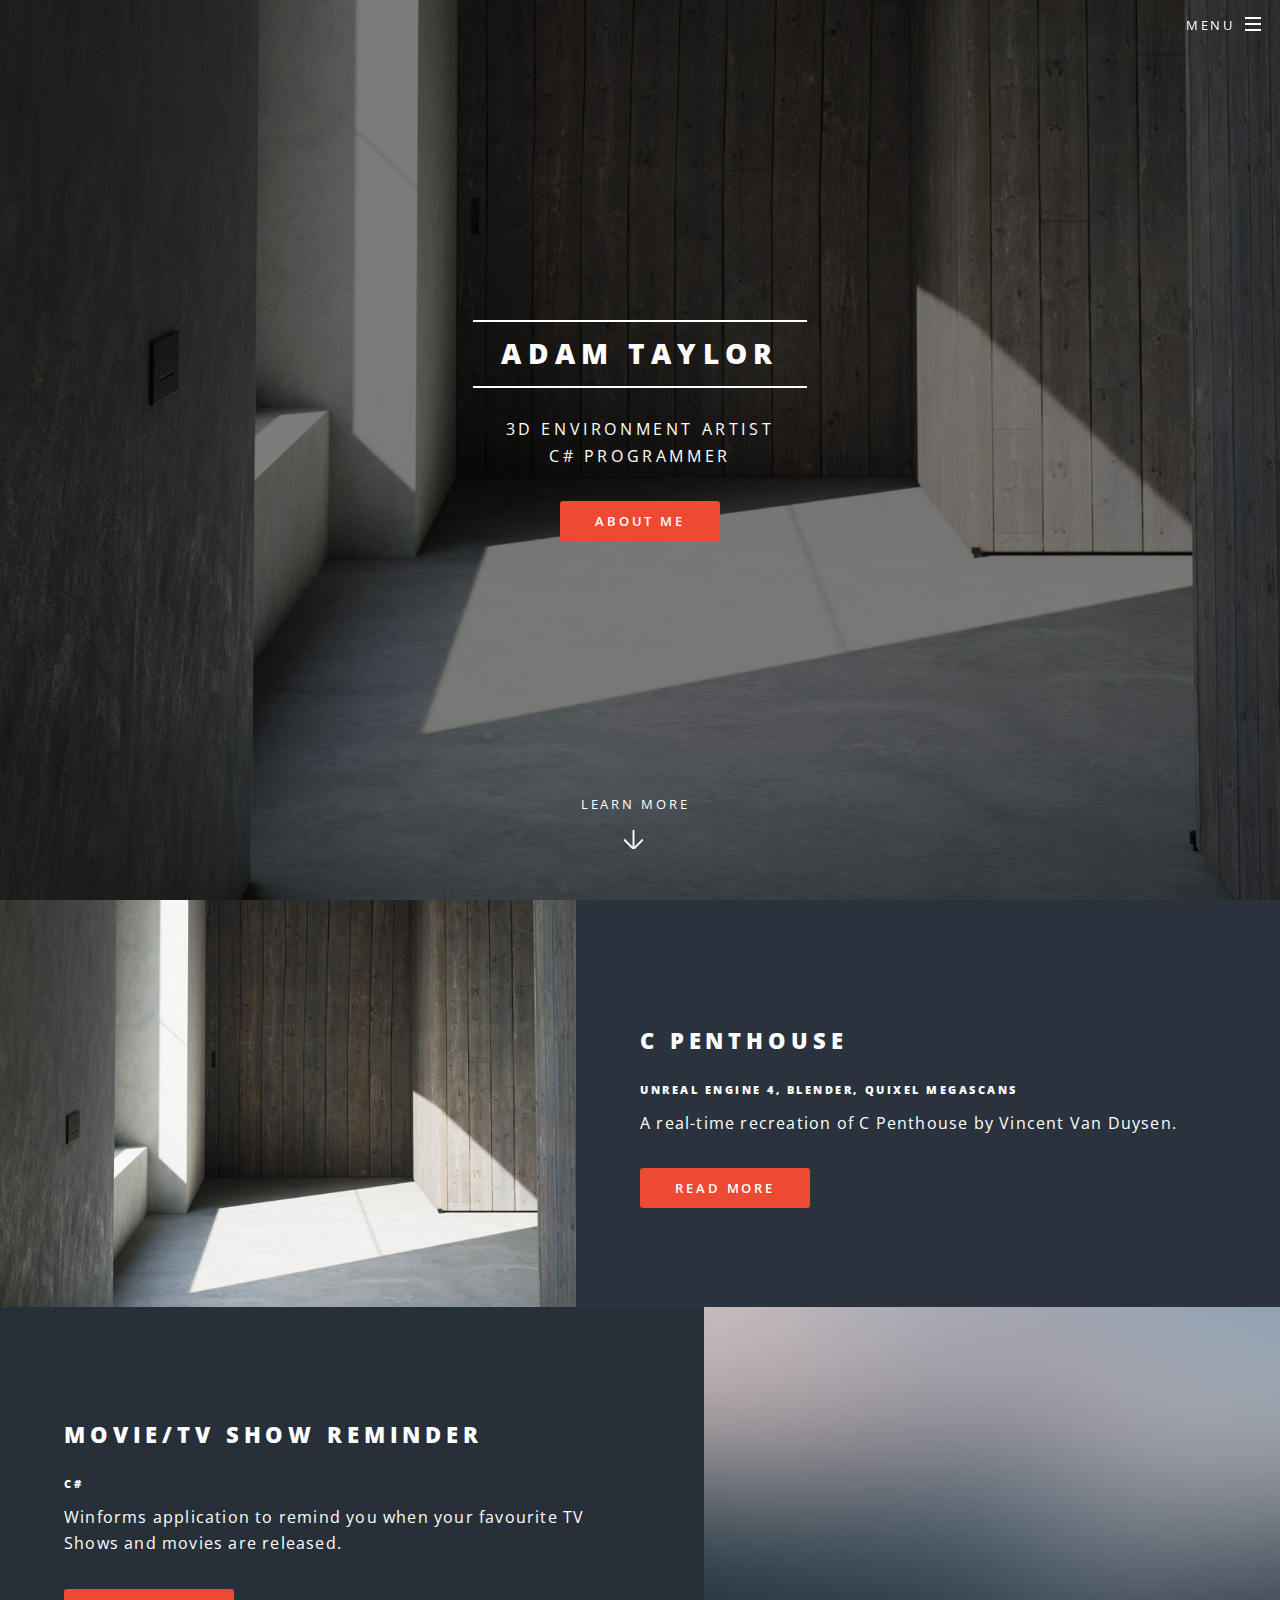
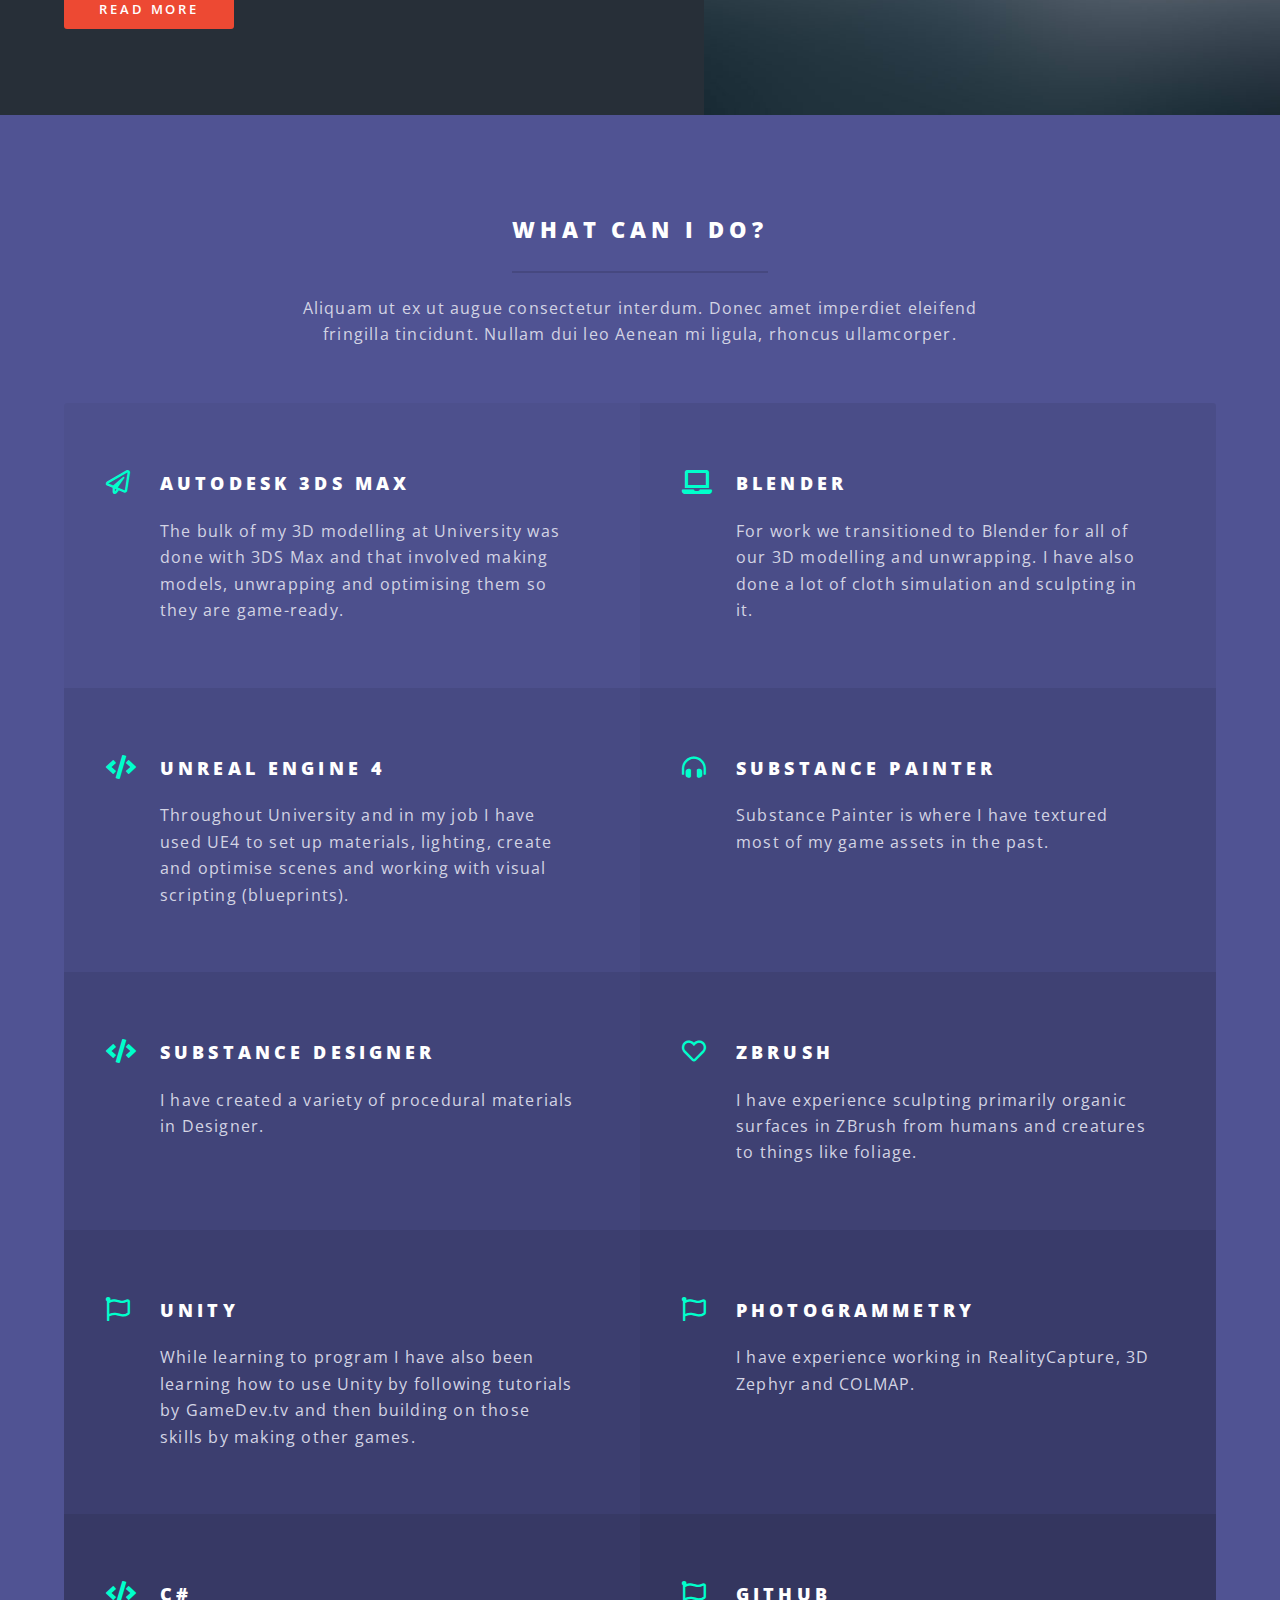
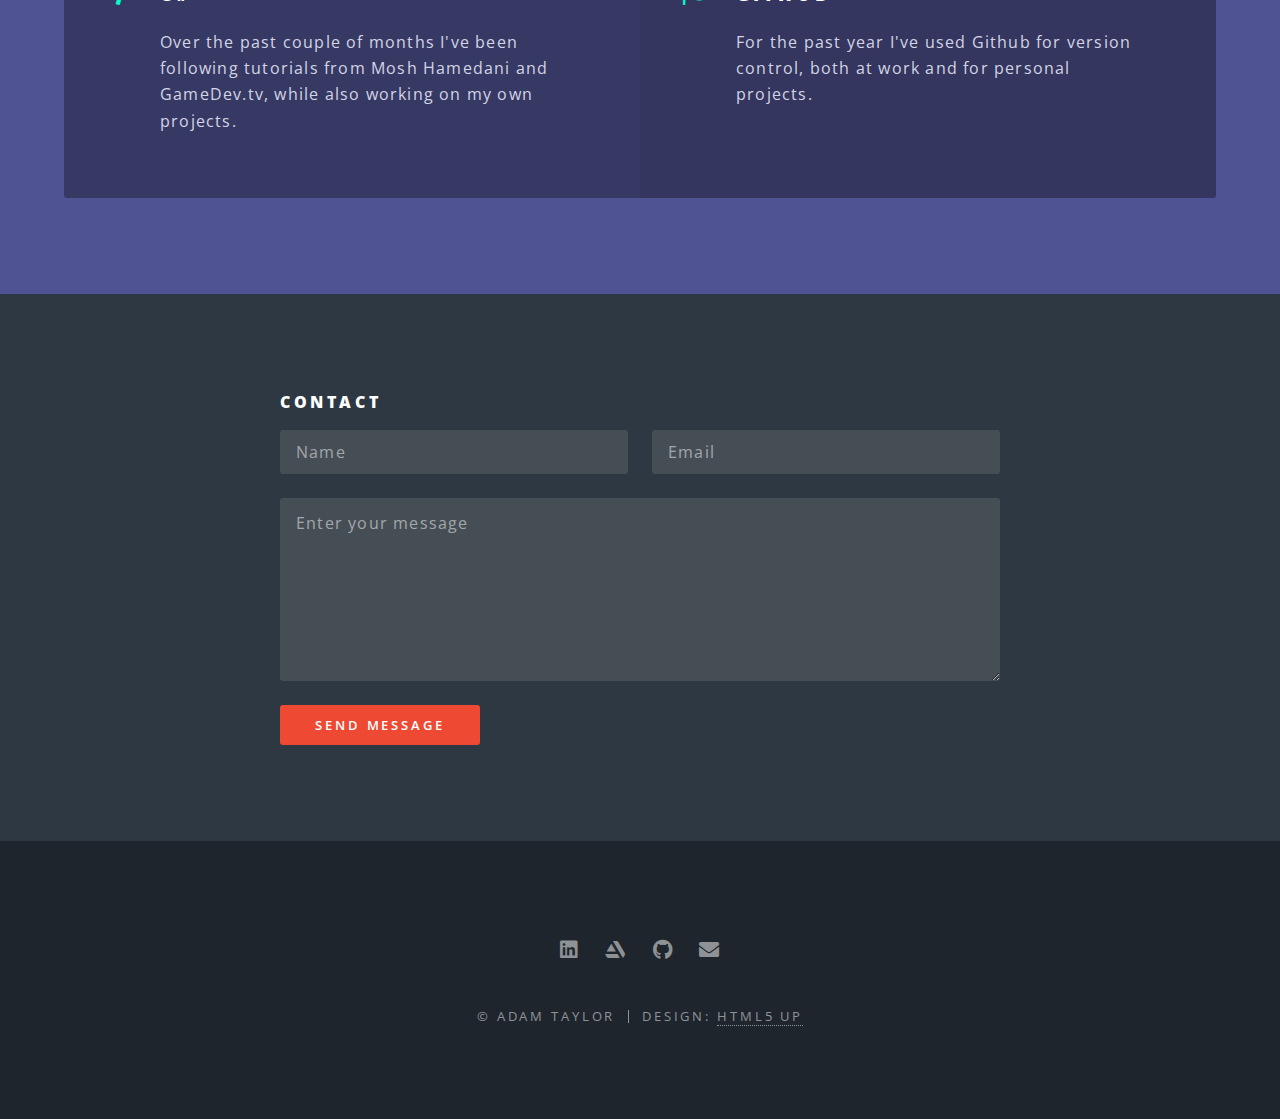
<file: index.html>
<!DOCTYPE HTML>
<!--
	Spectral by HTML5 UP
	html5up.net | @ajlkn
	Free for personal and commercial use under the CCA 3.0 license (html5up.net/license)
-->
<html>
	<head>
		<title>Home - Adam Taylor</title>
		<meta charset="utf-8" />
		<meta name="viewport" content="width=device-width, initial-scale=1, user-scalable=no" />
		<link rel="stylesheet" href="assets/css/main.css" />
		<noscript><link rel="stylesheet" href="assets/css/noscript.css" /></noscript>
	</head>
	<body class="landing is-preload">

		<!-- Page Wrapper -->
			<div id="page-wrapper">

				<!-- Header -->
					<header id="header" class="alt">
						<h1><a href="index.html">Adam Taylor</a></h1>
						<nav id="nav">
							<ul>
								<li class="special">
									<a href="#menu" class="menuToggle"><span>Menu</span></a>
									<div id="menu">
										<ul>
											<li><a href="index.html">Home</a></li>
											<li><a href="about.html">About</a></li>
											<li><a href="portfolio.html">Portfolio</a></li>
										</ul>
									</div>
								</li>
							</ul>
						</nav>
					</header>

				<!-- Banner -->
					<section id="banner">
						<div class="inner">
							<h2>Adam Taylor</h2>
							<p>3d Environment Artist<br />
							C# Programmer</p>
							<ul class="actions special">
								<li><a href="about.html" class="button primary">About Me</a></li>
							</ul>
						</div>
						<a href="#one" class="more scrolly">Learn More</a>
					</section>

				<!-- One 
					<section id="one" class="wrapper style1 special">
						<div class="inner">
							<header class="major">
								<h2>Who am I?</h2>
								<p>Currently working as a Junior 3D Artist, I've spent the past 4 years at University studying games art. In my spare time I work on my own projects, including learning how to program in C#.</p>
							</header>
						</div>
					</section>
				-->
				<!-- Two -->
					<section id="two" class="wrapper alt style2">
						<section class="spotlight">
							<div class="image"><img src="images/pic01.jpg" alt="" /></div><div class="content">
								<h2>C Penthouse</h2>
								<h6>Unreal Engine 4, Blender, Quixel Megascans</h6>
								<p>A real-time recreation of C Penthouse by Vincent Van Duysen.</p>
								<a href="c-penthouse.html" class="button primary">Read More</a>
							</div>
						</section>
						<section class="spotlight">
							<div class="image"><img src="images/pic02.jpg" alt="" /></div><div class="content">
								<h2>Movie/TV Show Reminder</h2>
								<h6>C#</h6>
								<p>Winforms application to remind you when your favourite TV Shows and movies are released.</p>
								<a href="reminder.html" class="button primary">Read More</a>
							</div>
						</section>
					</section>

				<!-- Three -->
					<section id="three" class="wrapper style3 special">
						<div class="inner">
							<header class="major">
								<h2>What can I do?</h2>
								<p>Aliquam ut ex ut augue consectetur interdum. Donec amet imperdiet eleifend<br />
								fringilla tincidunt. Nullam dui leo Aenean mi ligula, rhoncus ullamcorper.</p>
							</header>
							<ul class="features">
								<li class="icon fa-paper-plane">
									<h3>Autodesk 3DS Max</h3>
									<p>The bulk of my 3D modelling at University was done with 3DS Max and that involved making models, unwrapping and optimising them so they are game-ready.</p>
								</li>
								<li class="icon solid fa-laptop">
									<h3>Blender</h3>
									<p>For work we transitioned to Blender for all of our 3D modelling and unwrapping. I have also done a lot of cloth simulation and sculpting in it.</p>
								</li>
								<li class="icon solid fa-code">
									<h3>Unreal Engine 4</h3>
									<p>Throughout University and in my job I have used UE4 to set up materials, lighting, create and optimise scenes and working with visual scripting (blueprints).</p>
								</li>
								<li class="icon solid fa-headphones-alt">
									<h3>Substance Painter</h3>
									<p>Substance Painter is where I have textured most of my game assets in the past.</p>
								</li>
								<li class="icon solid fa-code">
									<h3>Substance Designer</h3>
									<p>I have created a variety of procedural materials in Designer.</p>
								</li>
								<li class="icon fa-heart">
									<h3>ZBrush</h3>
									<p>I have experience sculpting primarily organic surfaces in ZBrush from humans and creatures to things like foliage.</p>
								</li>
								<li class="icon fa-flag">
									<h3>Unity</h3>
									<p>While learning to program I have also been learning how to use Unity by following tutorials by GameDev.tv and then building on those skills by making other games.</p>
								</li>
								<li class="icon fa-flag">
									<h3>Photogrammetry</h3>
									<p>I have experience working in RealityCapture, 3D Zephyr and COLMAP.</p>
								</li>
								<li class="icon solid fa-code">
									<h3>C#</h3>
									<p>Over the past couple of months I've been following tutorials from Mosh Hamedani and GameDev.tv, while also working on my own projects.</p>
								</li>
								<li class="icon fa-flag">
									<h3>Github</h3>
									<p>For the past year I've used Github for version control, both at work and for personal projects.</p>
								</li>
							</ul>
						</div>
					</section>

				<!-- CTA -->
					<section id="cta" class="wrapper style4">
						<div class="inner">
						<section>
									<h4>Contact</h4>
									<form method="post" action="#">
										<div class="row gtr-uniform">
											<div class="col-6 col-12-xsmall">
												<input type="text" name="demo-name" id="demo-name" value="" placeholder="Name">
											</div>
											<div class="col-6 col-12-xsmall">
												<input type="email" name="demo-email" id="demo-email" value="" placeholder="Email">
											</div>
											<div class="col-12">
												<textarea name="demo-message" id="demo-message" placeholder="Enter your message" rows="6"></textarea>
											</div>
											<div class="col-12">
												<ul class="actions">
													<li><input type="submit" value="Send Message" class="primary"></li>
												</ul>
											</div>
										</div>
									</form>
								</section>
						<!--
							<header>
								<h2>Arcue ut vel commodo</h2>
								<p>Aliquam ut ex ut augue consectetur interdum endrerit imperdiet amet eleifend fringilla.</p>
							</header>
							<ul class="actions stacked">
								<li><a href="#" class="button fit primary">Activate</a></li>
								<li><a href="#" class="button fit">Learn More</a></li>
							</ul>
						-->
						</div>
					</section>

				<!-- Footer -->
					<footer id="footer">
						<ul class="icons">
							<li><a href="#" class="icon brands fa-linkedin"><span class="label">LinkedIn</span></a></li>
							<li><a href="#" class="icon brands fa-artstation"><span class="label">ArtStation</span></a></li>
							<li><a href="#" class="icon brands fa-github"><span class="label">Github</span></a></li>
							<li><a href="#" class="icon solid fa-envelope"><span class="label">Email</span></a></li>
						</ul>
						<ul class="copyright">
							<li>&copy; Adam Taylor</li><li>Design: <a href="http://html5up.net">HTML5 UP</a></li>
						</ul>
					</footer>

			</div>

		<!-- Scripts -->
			<script src="assets/js/jquery.min.js"></script>
			<script src="assets/js/jquery.scrollex.min.js"></script>
			<script src="assets/js/jquery.scrolly.min.js"></script>
			<script src="assets/js/browser.min.js"></script>
			<script src="assets/js/breakpoints.min.js"></script>
			<script src="assets/js/util.js"></script>
			<script src="assets/js/main.js"></script>

	</body>
</html>
</file>
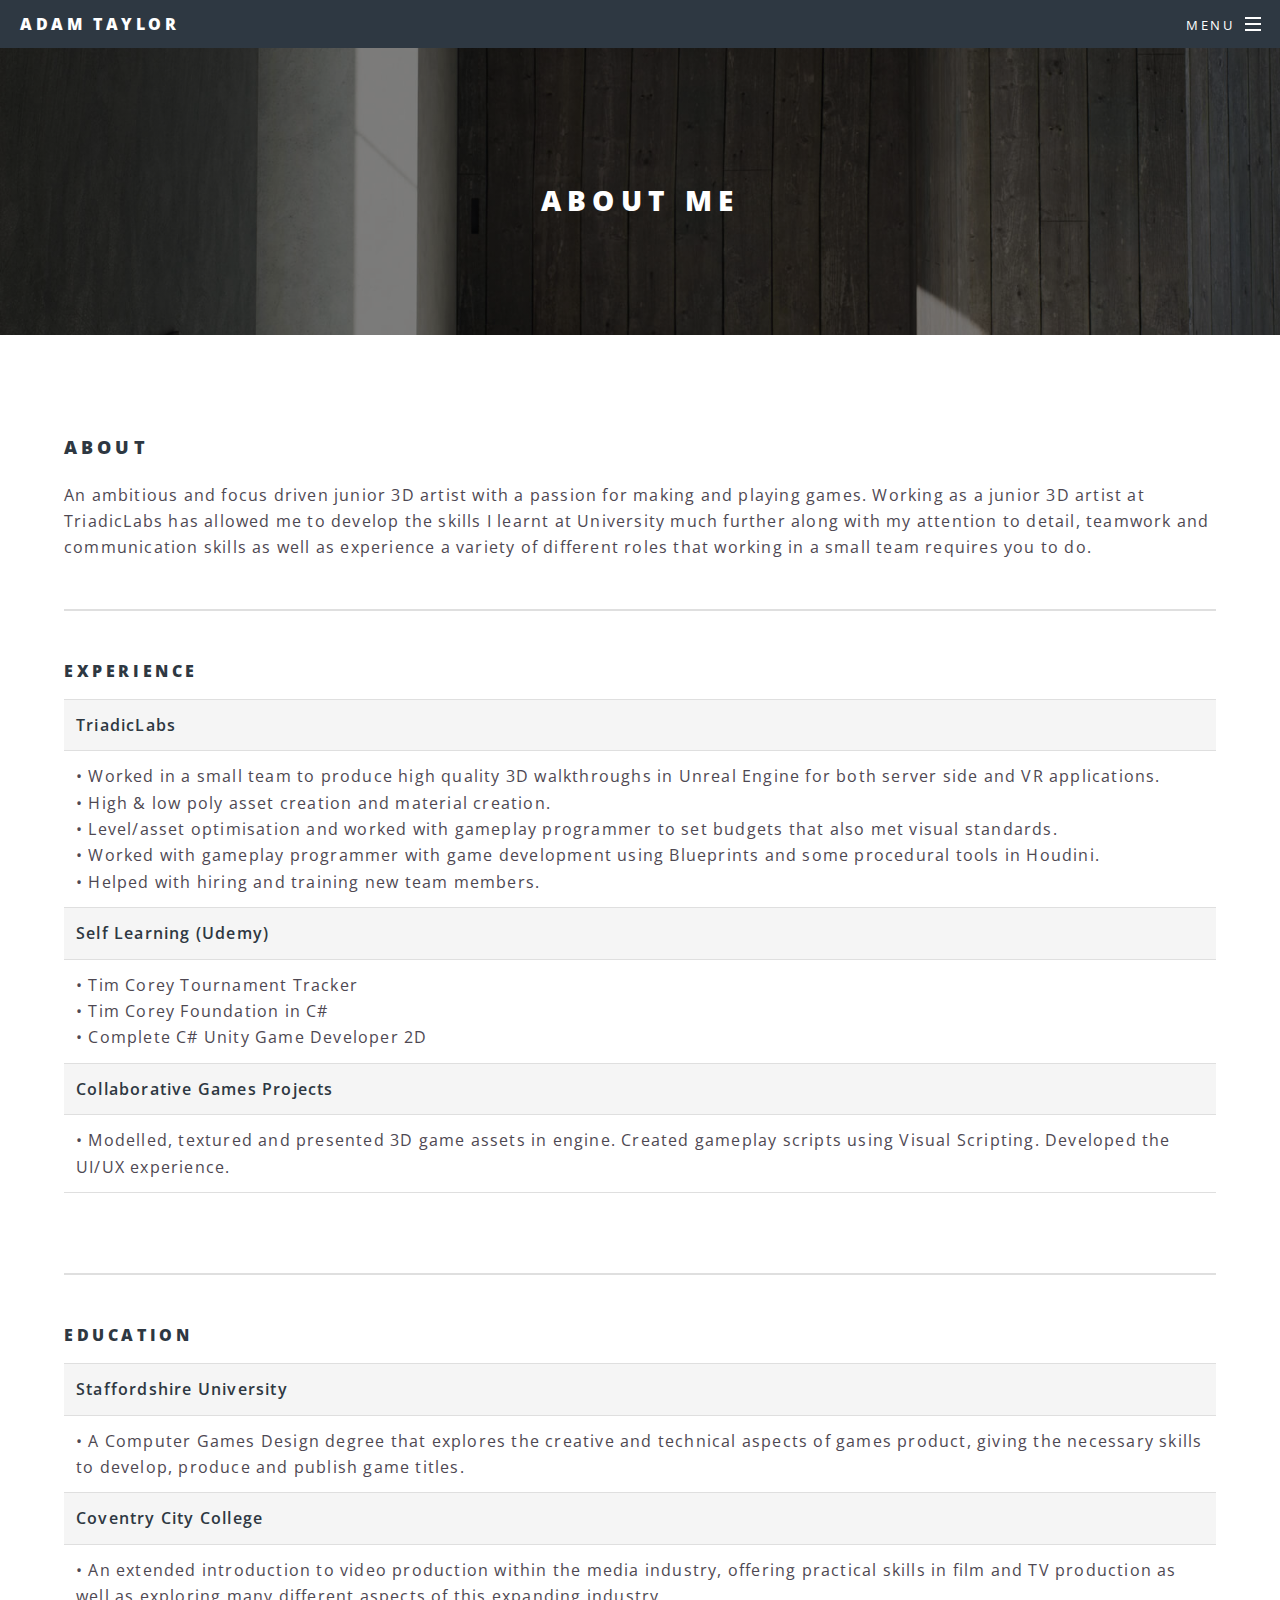
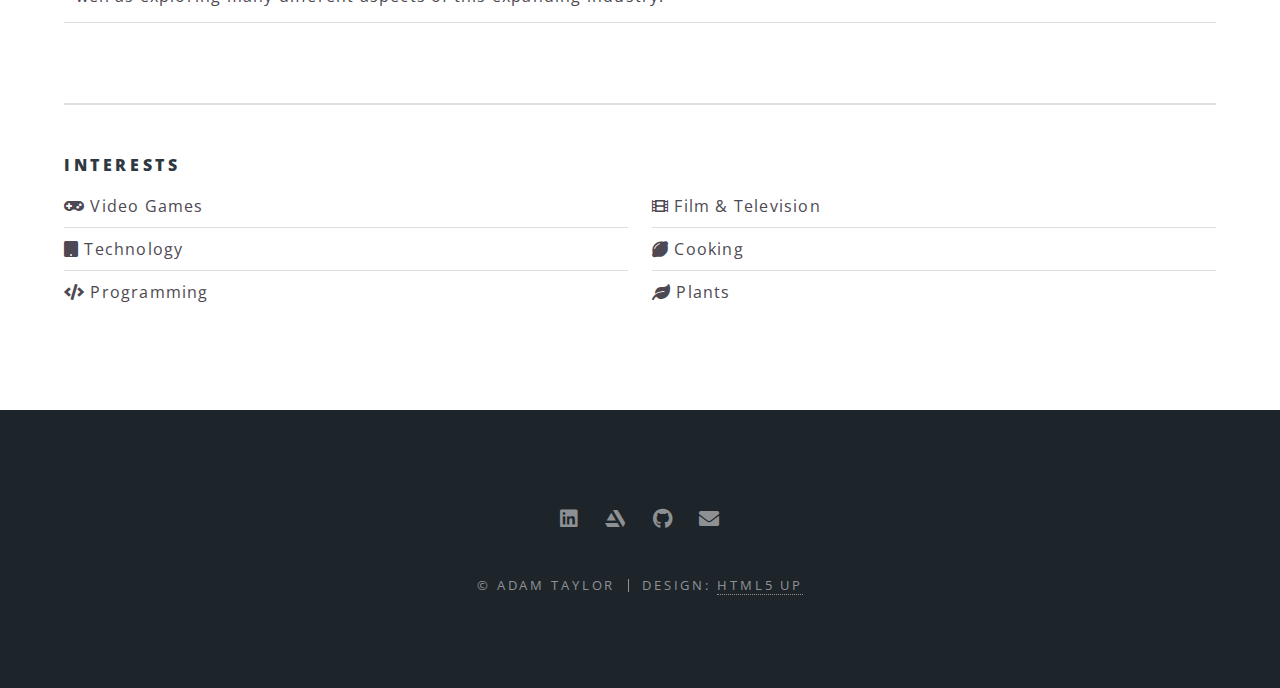
<file: about.html>
<!DOCTYPE HTML>
<!--
	Spectral by HTML5 UP
	html5up.net | @ajlkn
	Free for personal and commercial use under the CCA 3.0 license (html5up.net/license)
-->
<html>
	<head>
		<title>About - Adam Taylor</title>
		<meta charset="utf-8" />
		<meta name="viewport" content="width=device-width, initial-scale=1, user-scalable=no" />
		<link rel="stylesheet" href="assets/css/main.css" />
		<noscript><link rel="stylesheet" href="assets/css/noscript.css" /></noscript>
	</head>
	<body class="is-preload">

		<!-- Page Wrapper -->
			<div id="page-wrapper">

				<!-- Header -->
					<header id="header">
						<h1><a href="index.html">Adam Taylor</a></h1>
						<nav id="nav">
							<ul>
								<li class="special">
									<a href="#menu" class="menuToggle"><span>Menu</span></a>
									<div id="menu">
										<ul>
											<li><a href="index.html">Home</a></li>
											<li><a href="about.html">About</a></li>
											<li><a href="portfolio.html">Portfolio</a></li>
										</ul>
									</div>
								</li>
							</ul>
						</nav>
					</header>

				<!-- Main -->
					<article id="main">
						<header>
							<h2>About Me</h2>
							<!-- <p>Aliquam ut ex ut interdum donec amet imperdiet eleifend</p> -->
						</header>
						<section class="wrapper style5">
							<div class="inner">
								<h3>About</h3>

								<p>An ambitious and focus driven junior 3D artist with a passion for making and playing games. Working as a junior 3D artist at TriadicLabs has allowed me to develop the skills I learnt at University much further along with my attention to detail, teamwork and communication skills as well as experience a variety of different roles that working in a small team requires you to do.</p>

								<hr />

								<h4>Experience</h4>
								<div class="table-wrapper">
									<table>
										<tbody>
											<tr>
												<td><b>TriadicLabs</b></td>
											</tr>
											<tr>
												<td>• Worked in a small team to produce high quality 3D walkthroughs
													in Unreal Engine for both server side and VR applications.<br>
													• High & low poly asset creation and material creation.<br>
													• Level/asset optimisation and worked with gameplay programmer
													to set budgets that also met visual standards.<br>
													• Worked with gameplay programmer with game development
													using Blueprints and some procedural tools in Houdini.<br>
													• Helped with hiring and training new team members.
												</td>
											</tr>
											<tr>
												<td><b>Self Learning (Udemy)</b></td>
											</tr>
											<tr>
												<td>• Tim Corey Tournament Tracker<br>
												• Tim Corey Foundation in C#<br>
												• Complete C# Unity Game Developer 2D<br>
												</td>
											</tr>
											<tr>
												<td><b>Collaborative Games Projects</b></td>
											</tr>
											<tr>
												<td>• Modelled, textured and presented 3D game assets in engine. Created gameplay scripts using Visual Scripting. Developed the UI/UX experience.
</td>
											</tr>
										</tbody>
									</table>
								</div>
								
								<hr />

								<h4>Education</h4>
								<div class="table-wrapper">
									<table>
										<tbody>
											<tr>
												<td><b>Staffordshire University</b></td>
											</tr>
											<tr>
												<td>• A Computer Games Design degree that explores the creative and technical aspects of games product, giving the necessary skills to develop, produce and publish game titles.</td>
											</tr>
											<tr>
												<td><b>Coventry City College</b></td>
											</tr>
											<tr>
												<td>• An extended introduction to video production within the media industry, offering practical skills in film and TV production as well as exploring many different aspects of this expanding industry.</td>
											</tr>
										</tbody>
									</table>
								</div>
								
								<hr />

								<h4>Interests</h4>
								<section>
									<div class="row">
										<div class="col-6 col-12-medium">
											<ul class="alt">
												<li><i class="fas fa-gamepad"></i> Video Games</li>
												<li><i class="fas fa-tablet"></i> Technology</li>
												<li><i class="fas fa-code"></i> Programming</li>
											</ul>
										</div>
										<div class="col-6 col-12-medium">
											<ul class="alt">
												<li><i class="fas fa-film"></i> Film & Television</li>
												<li><i class="fas fa-lemon"></i> Cooking</li>
												<li><i class="fas fa-leaf"></i> Plants</li>
											</ul>
										</div>
									</div>
								</section>
							</div>
						</section>
					</article>

				<!-- Footer -->
					<footer id="footer">
						<ul class="icons">
							<li><a href="#" class="icon brands fa-linkedin"><span class="label">LinkedIn</span></a></li>
							<li><a href="#" class="icon brands fa-artstation"><span class="label">ArtStation</span></a></li>
							<li><a href="#" class="icon brands fa-github"><span class="label">Github</span></a></li>
							<li><a href="#" class="icon solid fa-envelope"><span class="label">Email</span></a></li>
						</ul>
						<ul class="copyright">
							<li>&copy; Adam Taylor</li><li>Design: <a href="http://html5up.net">HTML5 UP</a></li>
						</ul>
					</footer>

			</div>

		<!-- Scripts -->
			<script src="assets/js/jquery.min.js"></script>
			<script src="assets/js/jquery.scrollex.min.js"></script>
			<script src="assets/js/jquery.scrolly.min.js"></script>
			<script src="assets/js/browser.min.js"></script>
			<script src="assets/js/breakpoints.min.js"></script>
			<script src="assets/js/util.js"></script>
			<script src="assets/js/main.js"></script>

	</body>
</html>
</file>
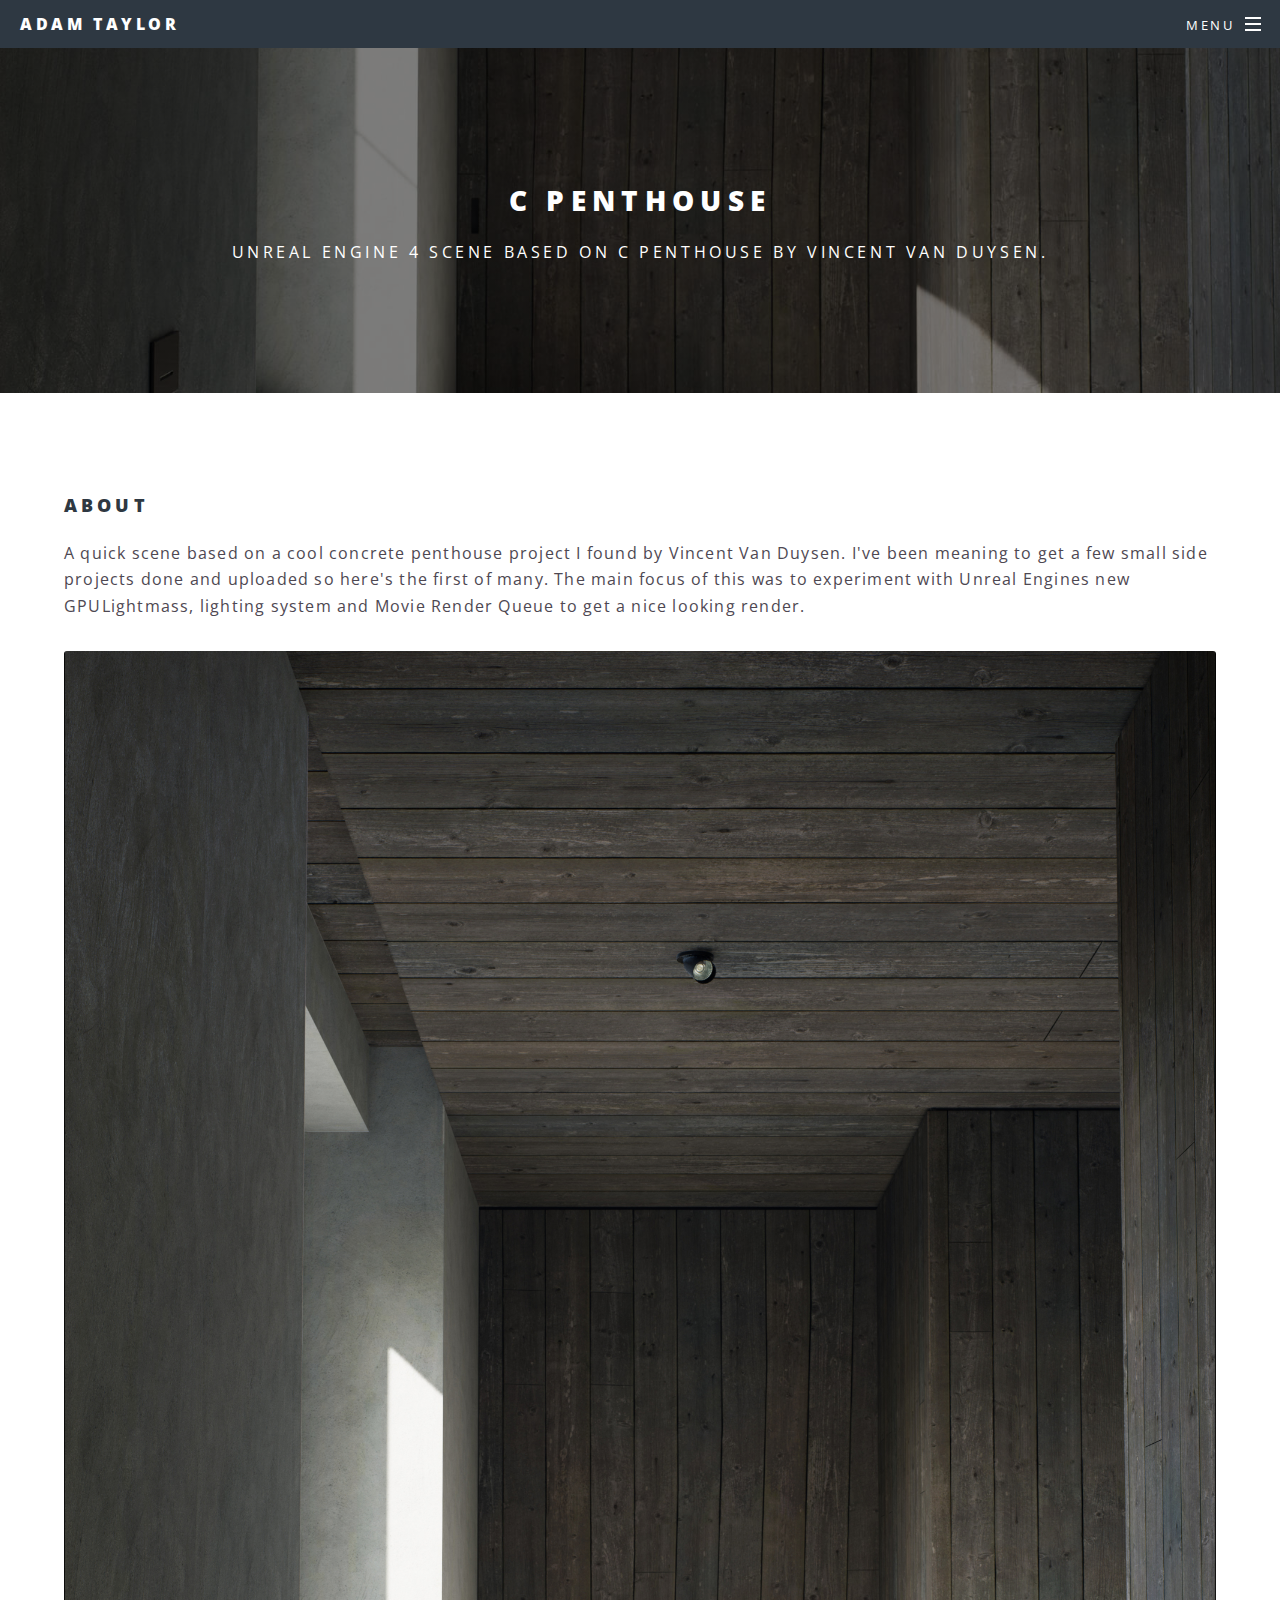
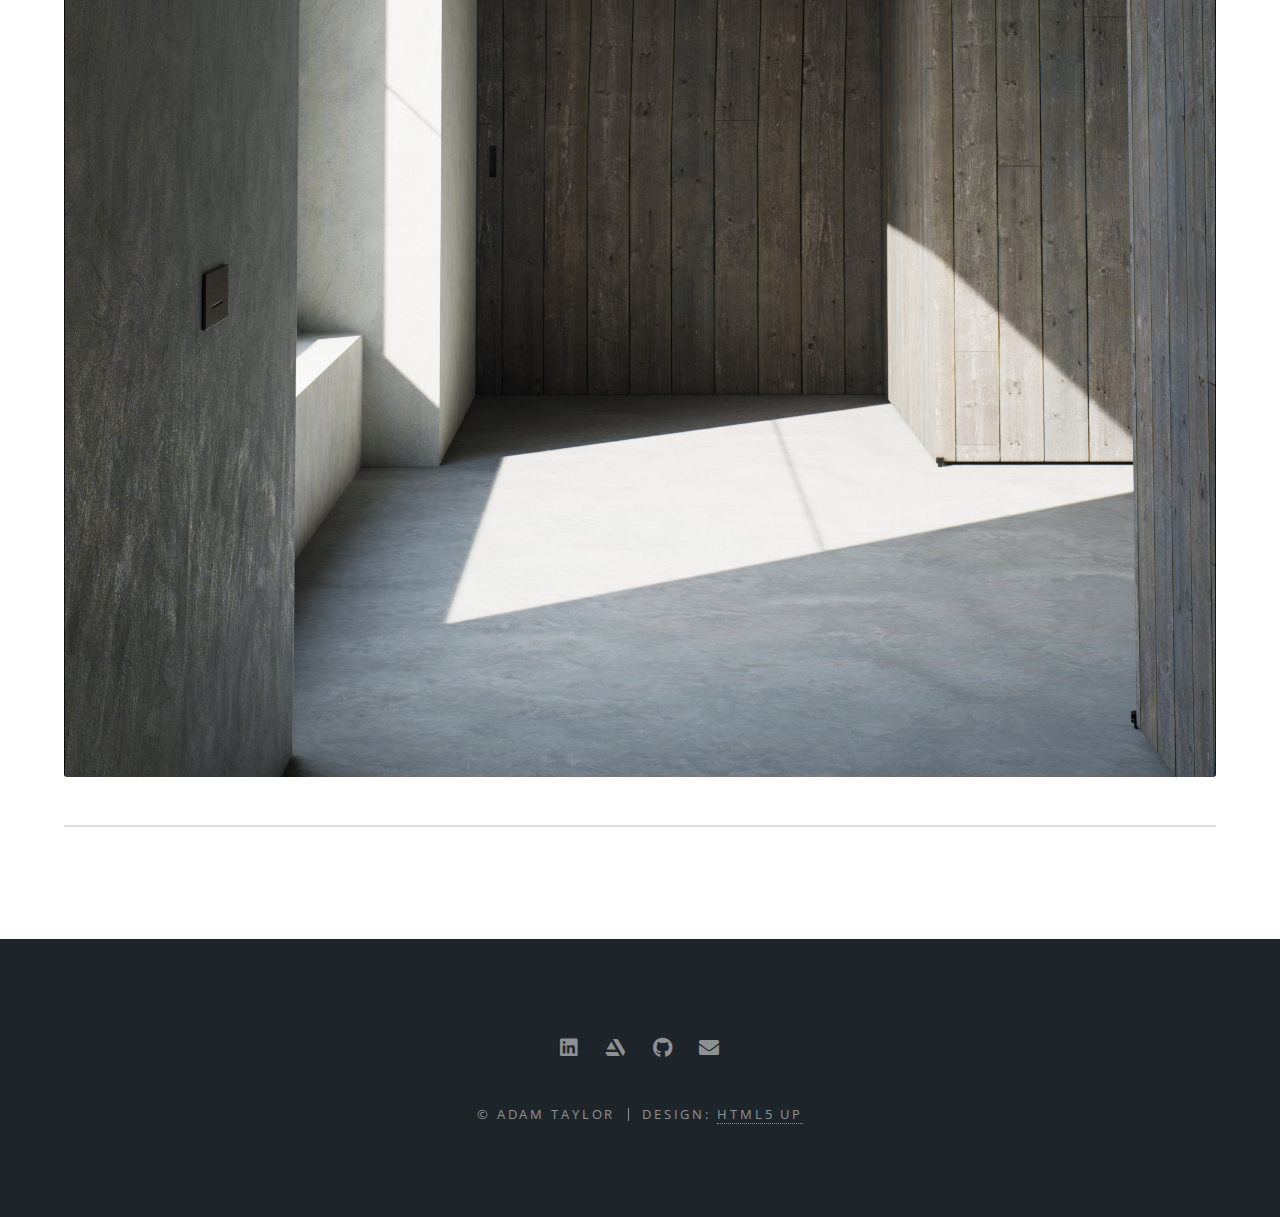
<file: c-penthouse.html>
<!DOCTYPE HTML>
<!--
	Spectral by HTML5 UP
	html5up.net | @ajlkn
	Free for personal and commercial use under the CCA 3.0 license (html5up.net/license)
-->
<html>
	<head>
		<title>C Penthouse - Adam Taylor</title>
		<meta charset="utf-8" />
		<meta name="viewport" content="width=device-width, initial-scale=1, user-scalable=no" />
		<link rel="stylesheet" href="assets/css/main.css" />
		<noscript><link rel="stylesheet" href="assets/css/noscript.css" /></noscript>
	</head>
	<body class="is-preload">

		<!-- Page Wrapper -->
			<div id="page-wrapper">

				<!-- Header -->
					<header id="header">
						<h1><a href="index.html">Adam Taylor</a></h1>
						<nav id="nav">
							<ul>
								<li class="special">
									<a href="#menu" class="menuToggle"><span>Menu</span></a>
									<div id="menu">
										<ul>
											<li><a href="index.html">Home</a></li>
											<li><a href="about.html">About</a></li>
											<li><a href="portfolio.html">Portfolio</a></li>
										</ul>
									</div>
								</li>
							</ul>
						</nav>
					</header>

				<!-- Main -->
					<article id="main">
						<header>
							<h2>C Penthouse</h2>
							<p>Unreal Engine 4 Scene based on C Penthouse by Vincent Van Duysen.</p>
						</header>
						<section class="wrapper style5">
							<div class="inner">

								<h3>About</h3>
								<p>A quick scene based on a cool concrete penthouse project I found by Vincent Van Duysen. I've been meaning to get a few small side projects done and uploaded so here's the first of many. The main focus of this was to experiment with Unreal Engines new GPULightmass, lighting system and Movie Render Queue to get a nice looking render.</p>

								<div class="col-12"><span class="image fit"><img src="images/c-penthouse.jpg" alt=""></span></div>

								<hr />

							</div>
						</section>
					</article>

				<!-- Footer -->
					<footer id="footer">
						<ul class="icons">
							<li><a href="#" class="icon brands fa-linkedin"><span class="label">LinkedIn</span></a></li>
							<li><a href="#" class="icon brands fa-artstation"><span class="label">ArtStation</span></a></li>
							<li><a href="#" class="icon brands fa-github"><span class="label">Github</span></a></li>
							<li><a href="#" class="icon solid fa-envelope"><span class="label">Email</span></a></li>
						</ul>
						<ul class="copyright">
							<li>&copy; Adam Taylor</li><li>Design: <a href="http://html5up.net">HTML5 UP</a></li>
						</ul>
					</footer>

			</div>

		<!-- Scripts -->
			<script src="assets/js/jquery.min.js"></script>
			<script src="assets/js/jquery.scrollex.min.js"></script>
			<script src="assets/js/jquery.scrolly.min.js"></script>
			<script src="assets/js/browser.min.js"></script>
			<script src="assets/js/breakpoints.min.js"></script>
			<script src="assets/js/util.js"></script>
			<script src="assets/js/main.js"></script>

	</body>
</html>
</file>
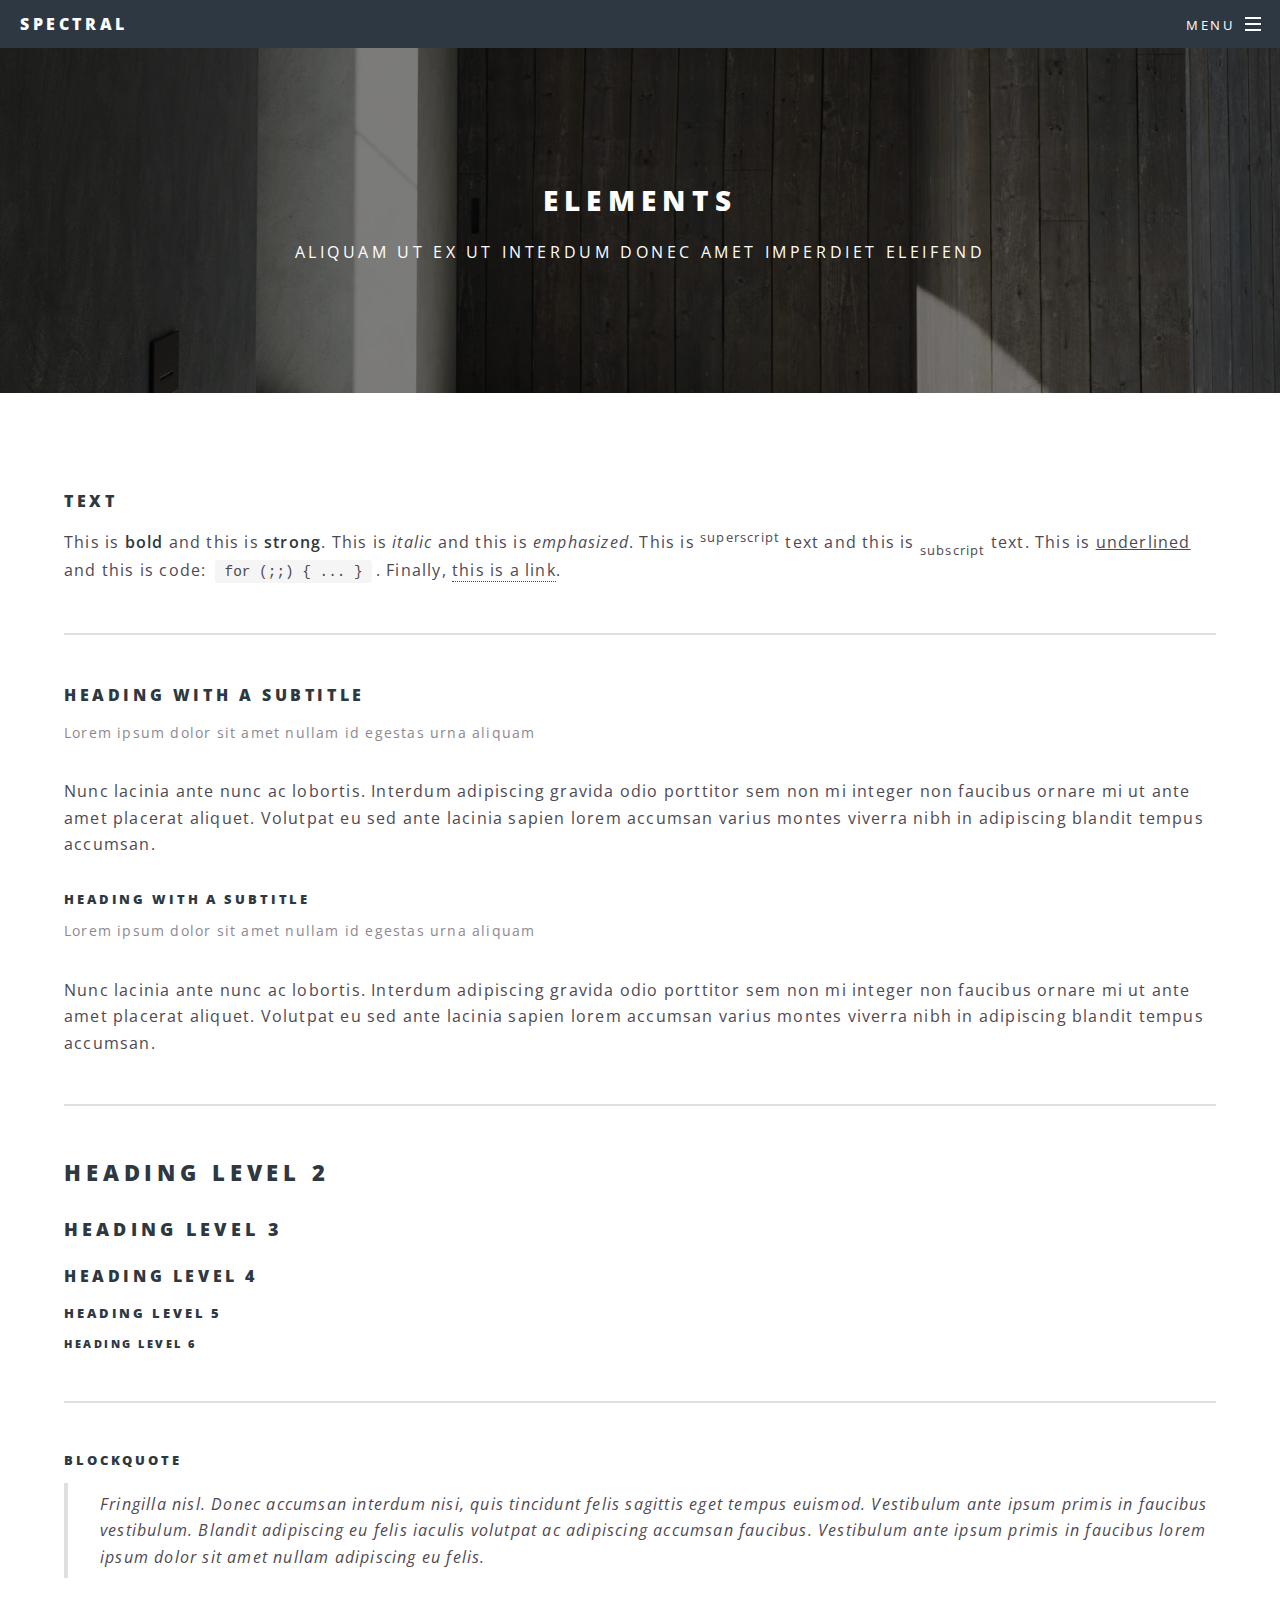
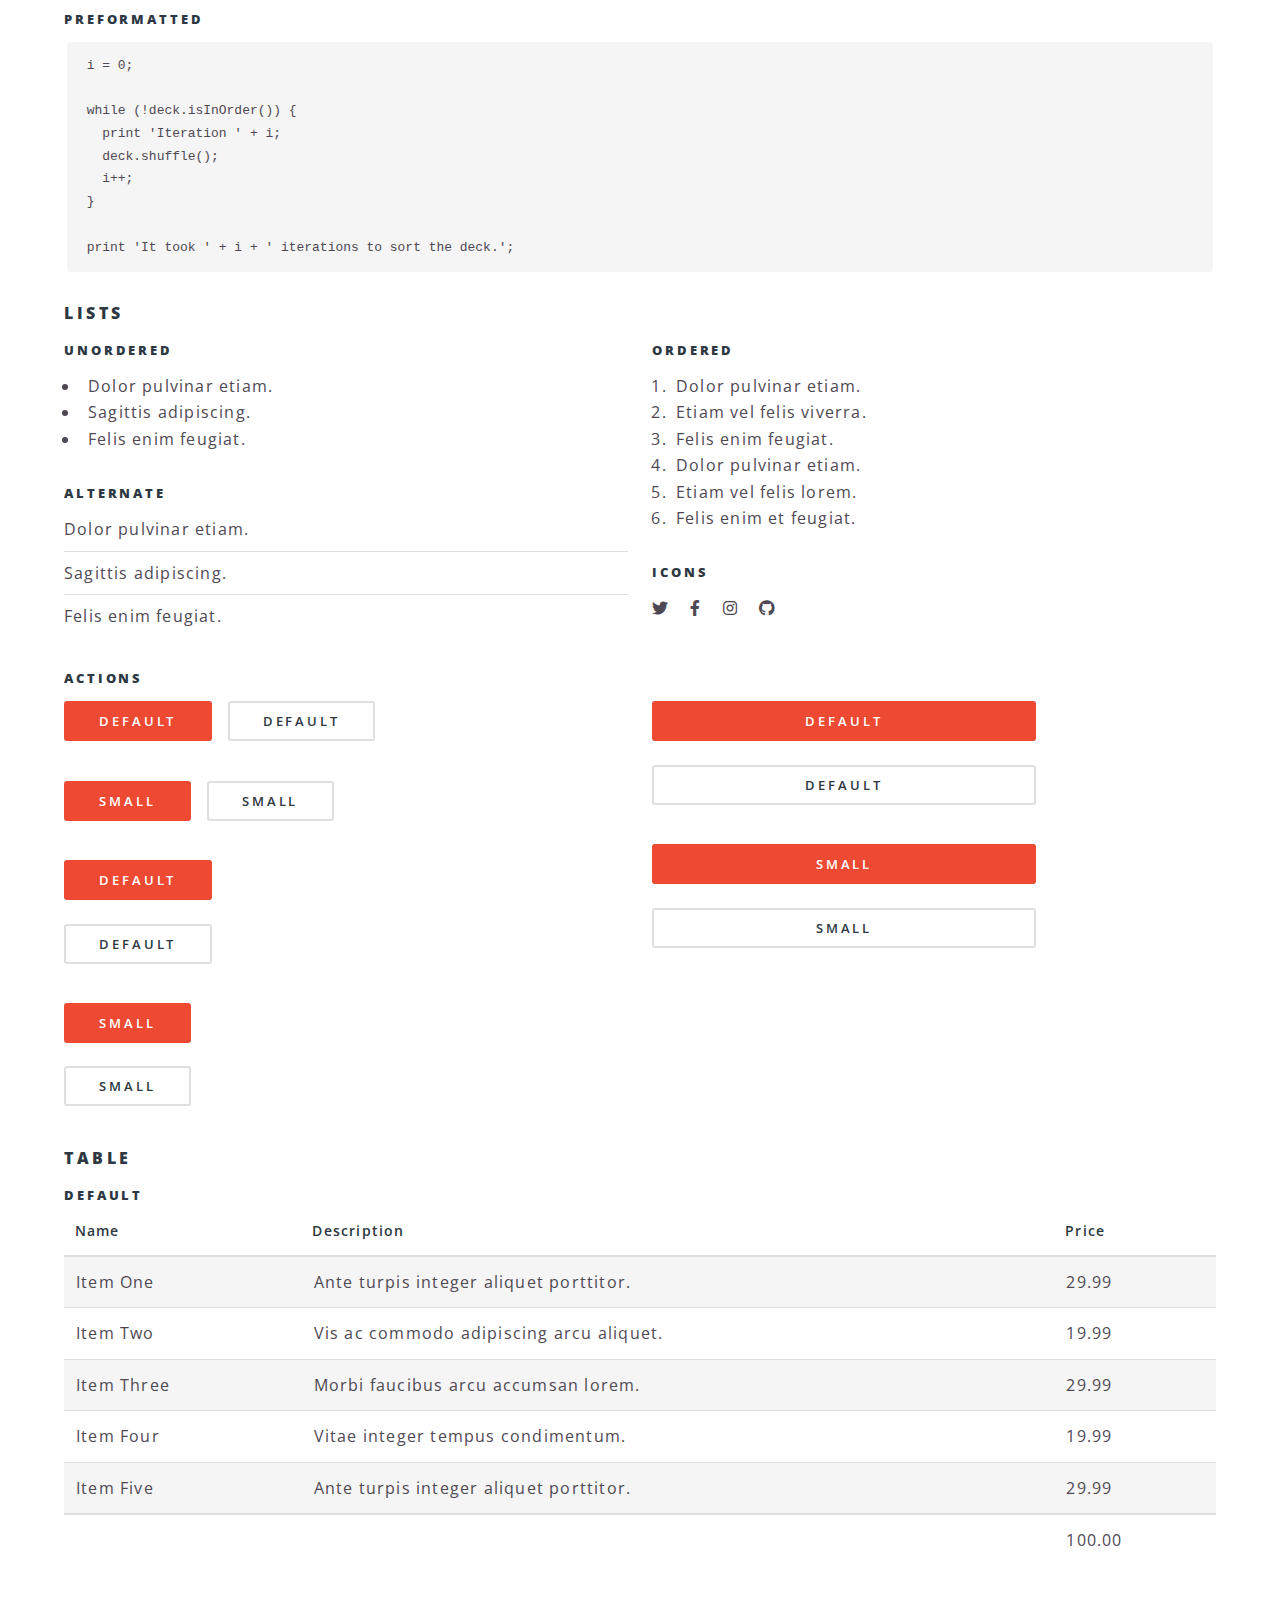
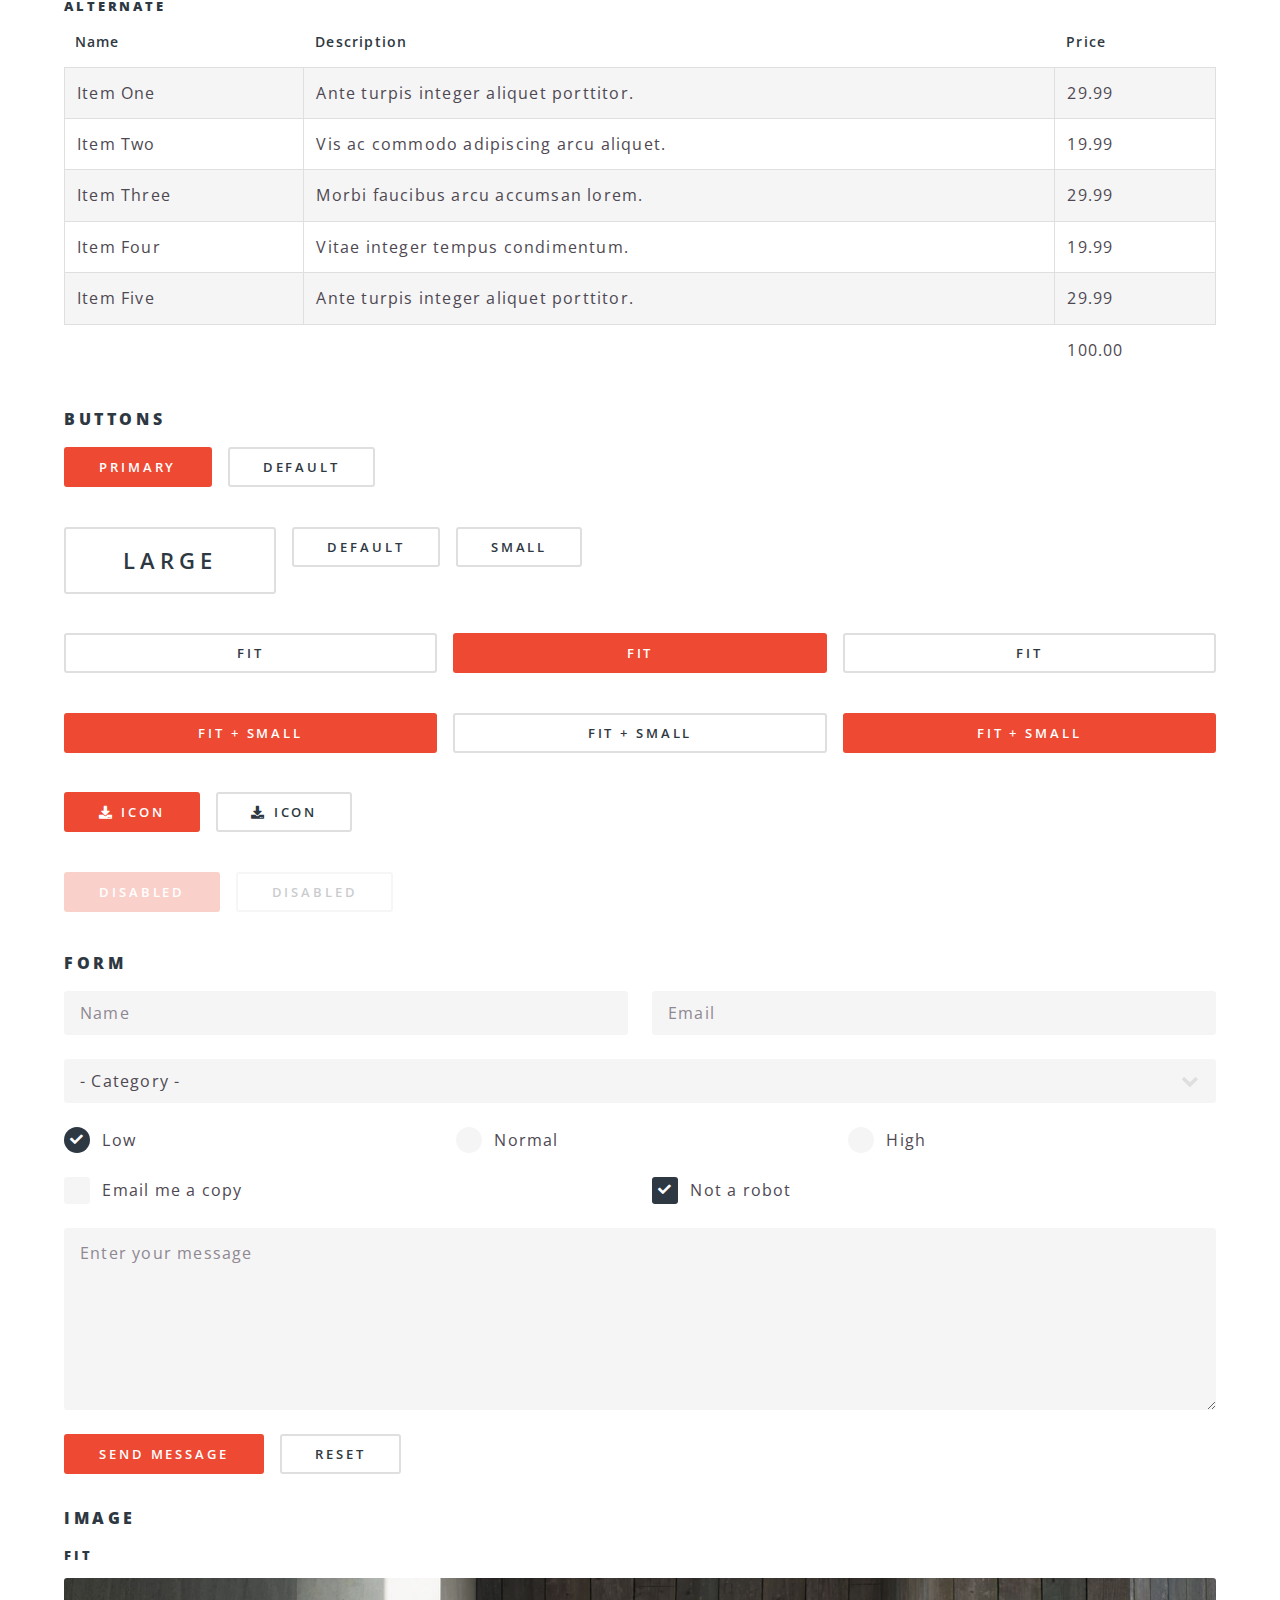
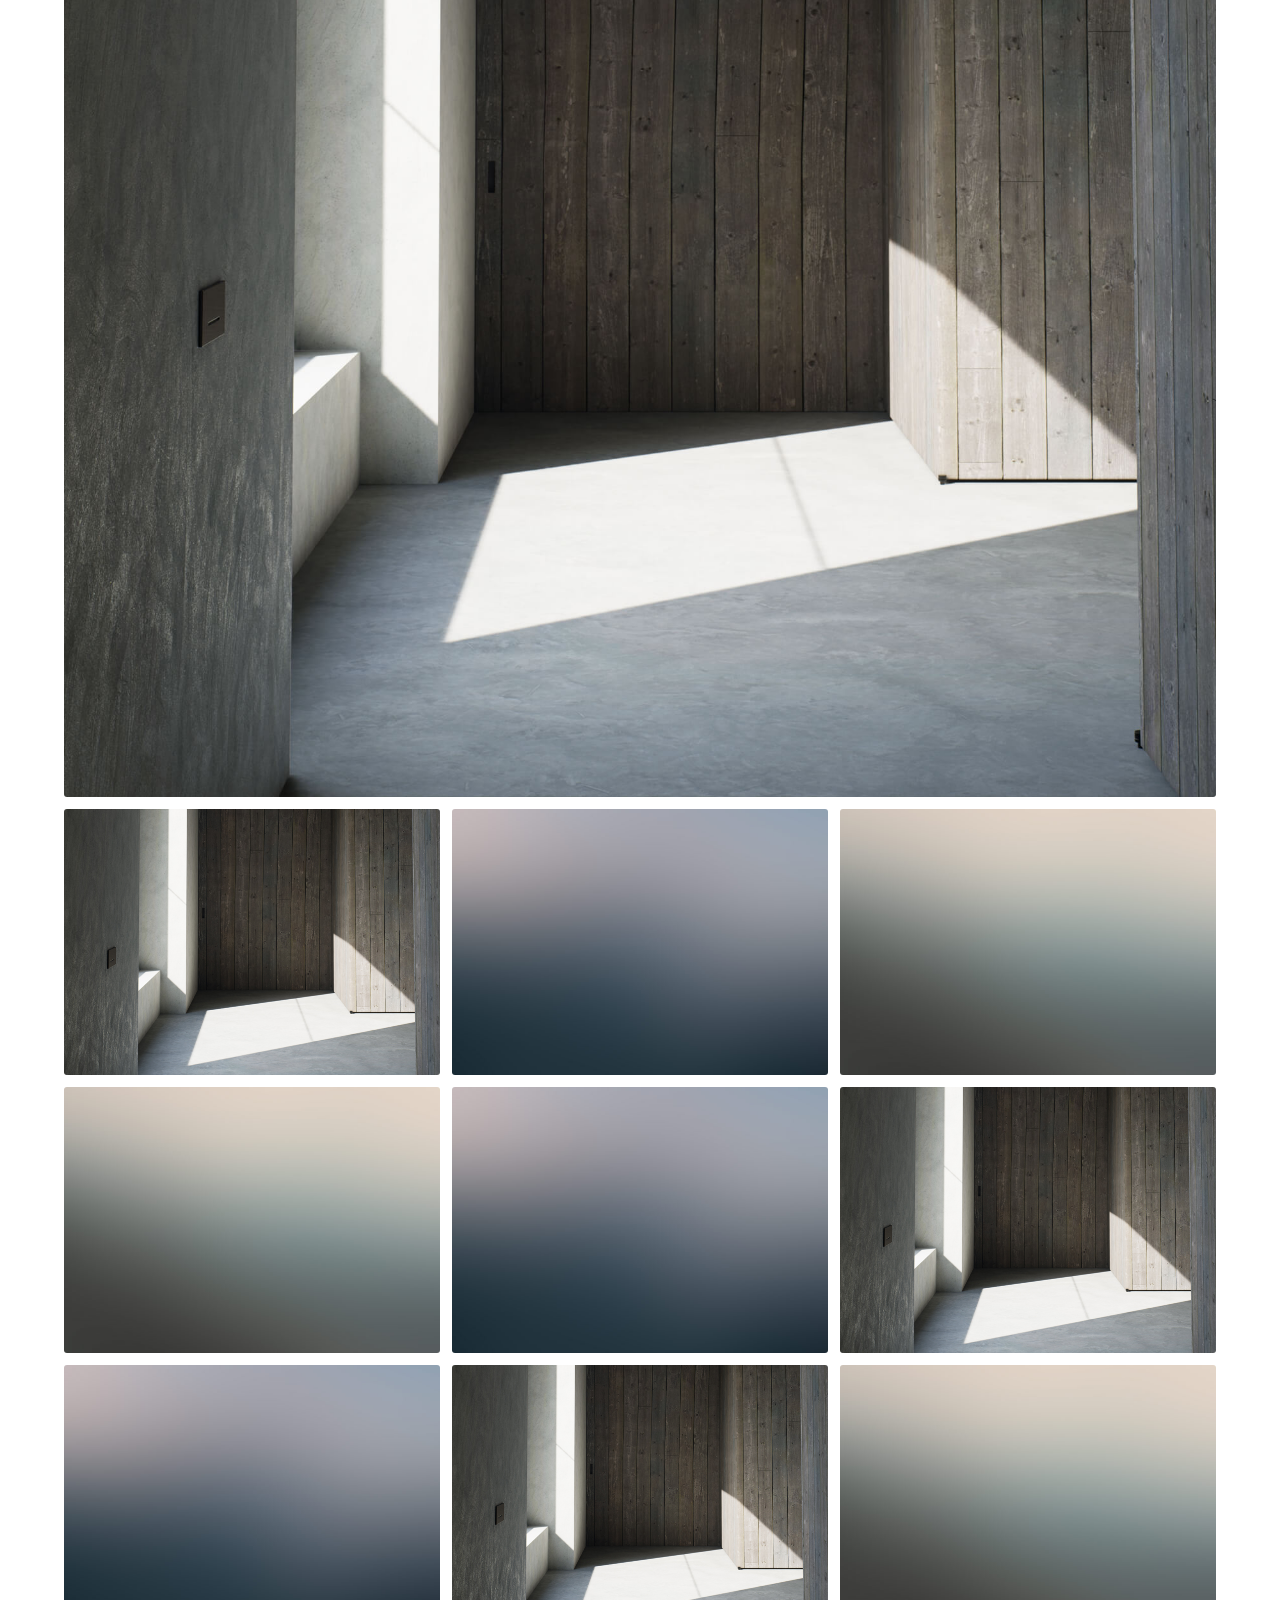
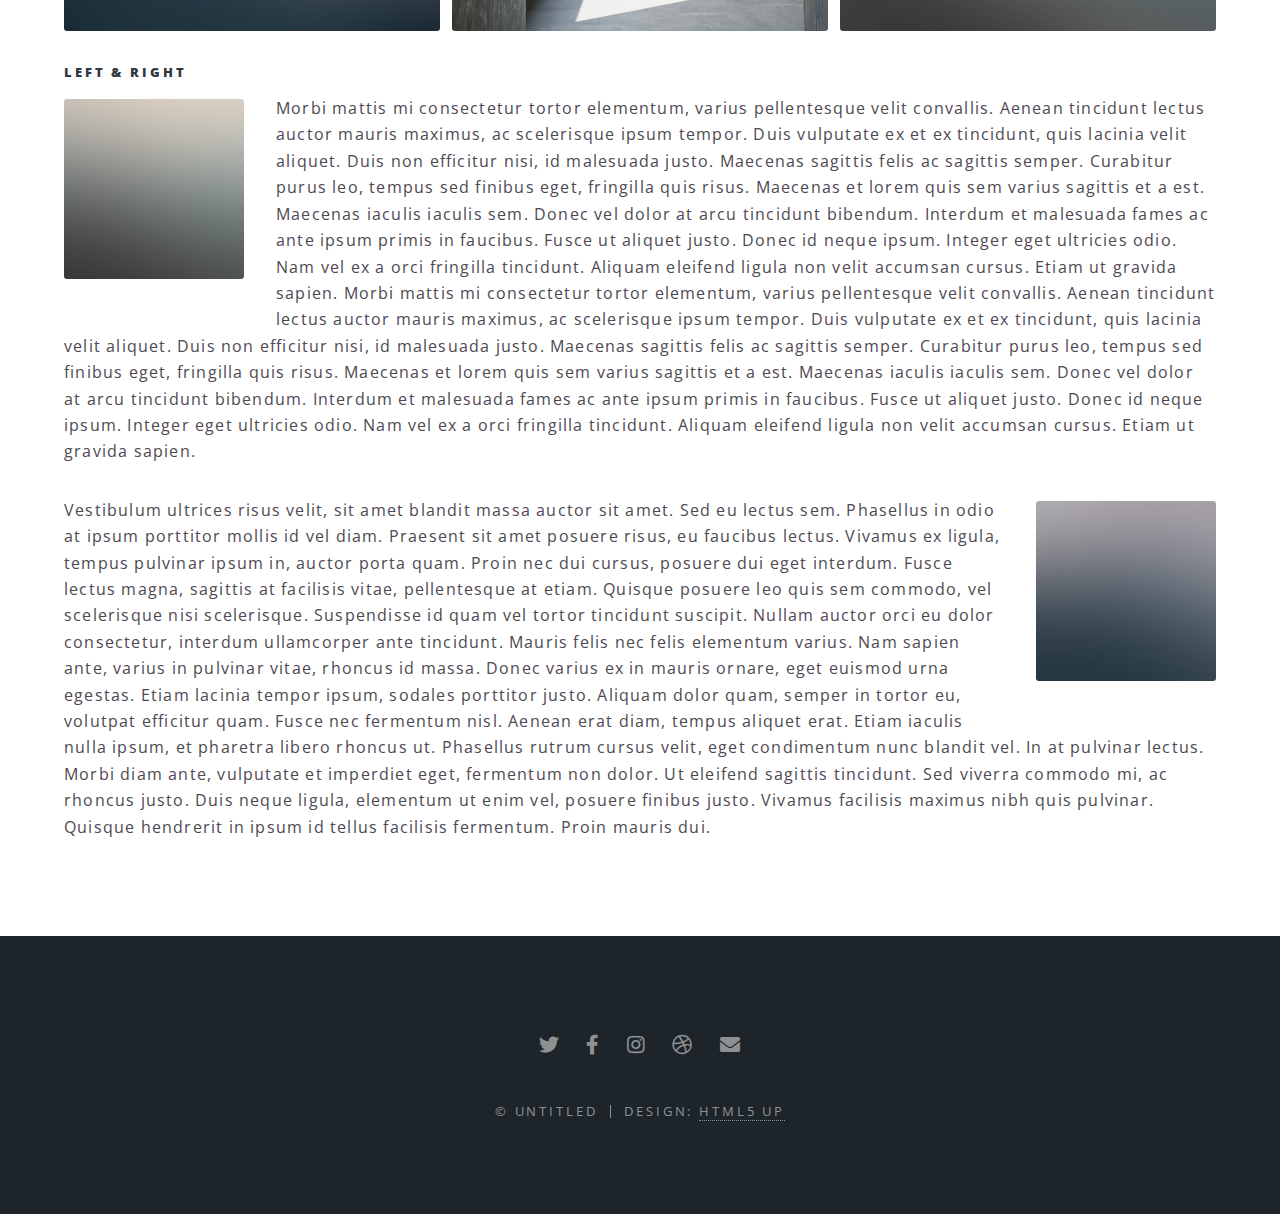
<file: elements.html>
<!DOCTYPE HTML>
<!--
	Spectral by HTML5 UP
	html5up.net | @ajlkn
	Free for personal and commercial use under the CCA 3.0 license (html5up.net/license)
-->
<html>
	<head>
		<title>Elements - Spectral by HTML5 UP</title>
		<meta charset="utf-8" />
		<meta name="viewport" content="width=device-width, initial-scale=1, user-scalable=no" />
		<link rel="stylesheet" href="assets/css/main.css" />
		<noscript><link rel="stylesheet" href="assets/css/noscript.css" /></noscript>
	</head>
	<body class="is-preload">

		<!-- Page Wrapper -->
			<div id="page-wrapper">

				<!-- Header -->
					<header id="header">
						<h1><a href="index.html">Spectral</a></h1>
						<nav id="nav">
							<ul>
								<li class="special">
									<a href="#menu" class="menuToggle"><span>Menu</span></a>
									<div id="menu">
										<ul>
											<li><a href="index.html">Home</a></li>
											<li><a href="generic.html">Generic</a></li>
											<li><a href="elements.html">Elements</a></li>
											<li><a href="#">Sign Up</a></li>
											<li><a href="#">Log In</a></li>
										</ul>
									</div>
								</li>
							</ul>
						</nav>
					</header>

				<!-- Main -->
					<article id="main">
						<header>
							<h2>Elements</h2>
							<p>Aliquam ut ex ut interdum donec amet imperdiet eleifend</p>
						</header>
						<section class="wrapper style5">
							<div class="inner">

								<section>
									<h4>Text</h4>
									<p>This is <b>bold</b> and this is <strong>strong</strong>. This is <i>italic</i> and this is <em>emphasized</em>.
									This is <sup>superscript</sup> text and this is <sub>subscript</sub> text.
									This is <u>underlined</u> and this is code: <code>for (;;) { ... }</code>. Finally, <a href="#">this is a link</a>.</p>
									<hr />
									<header>
										<h4>Heading with a Subtitle</h4>
										<p>Lorem ipsum dolor sit amet nullam id egestas urna aliquam</p>
									</header>
									<p>Nunc lacinia ante nunc ac lobortis. Interdum adipiscing gravida odio porttitor sem non mi integer non faucibus ornare mi ut ante amet placerat aliquet. Volutpat eu sed ante lacinia sapien lorem accumsan varius montes viverra nibh in adipiscing blandit tempus accumsan.</p>
									<header>
										<h5>Heading with a Subtitle</h5>
										<p>Lorem ipsum dolor sit amet nullam id egestas urna aliquam</p>
									</header>
									<p>Nunc lacinia ante nunc ac lobortis. Interdum adipiscing gravida odio porttitor sem non mi integer non faucibus ornare mi ut ante amet placerat aliquet. Volutpat eu sed ante lacinia sapien lorem accumsan varius montes viverra nibh in adipiscing blandit tempus accumsan.</p>
									<hr />
									<h2>Heading Level 2</h2>
									<h3>Heading Level 3</h3>
									<h4>Heading Level 4</h4>
									<h5>Heading Level 5</h5>
									<h6>Heading Level 6</h6>
									<hr />
									<h5>Blockquote</h5>
									<blockquote>Fringilla nisl. Donec accumsan interdum nisi, quis tincidunt felis sagittis eget tempus euismod. Vestibulum ante ipsum primis in faucibus vestibulum. Blandit adipiscing eu felis iaculis volutpat ac adipiscing accumsan faucibus. Vestibulum ante ipsum primis in faucibus lorem ipsum dolor sit amet nullam adipiscing eu felis.</blockquote>
									<h5>Preformatted</h5>
									<pre><code>i = 0;

while (!deck.isInOrder()) {
  print 'Iteration ' + i;
  deck.shuffle();
  i++;
}

print 'It took ' + i + ' iterations to sort the deck.';</code></pre>
								</section>

								<section>
									<h4>Lists</h4>
									<div class="row">
										<div class="col-6 col-12-medium">
											<h5>Unordered</h5>
											<ul>
												<li>Dolor pulvinar etiam.</li>
												<li>Sagittis adipiscing.</li>
												<li>Felis enim feugiat.</li>
											</ul>
											<h5>Alternate</h5>
											<ul class="alt">
												<li>Dolor pulvinar etiam.</li>
												<li>Sagittis adipiscing.</li>
												<li>Felis enim feugiat.</li>
											</ul>
										</div>
										<div class="col-6 col-12-medium">
											<h5>Ordered</h5>
											<ol>
												<li>Dolor pulvinar etiam.</li>
												<li>Etiam vel felis viverra.</li>
												<li>Felis enim feugiat.</li>
												<li>Dolor pulvinar etiam.</li>
												<li>Etiam vel felis lorem.</li>
												<li>Felis enim et feugiat.</li>
											</ol>
											<h5>Icons</h5>
											<ul class="icons">
												<li><a href="#" class="icon brands fa-twitter"><span class="label">Twitter</span></a></li>
												<li><a href="#" class="icon brands fa-facebook-f"><span class="label">Facebook</span></a></li>
												<li><a href="#" class="icon brands fa-instagram"><span class="label">Instagram</span></a></li>
												<li><a href="#" class="icon brands fa-github"><span class="label">Github</span></a></li>
											</ul>
										</div>
									</div>
									<h5>Actions</h5>
									<div class="row">
										<div class="col-6 col-12-medium">
											<ul class="actions">
												<li><a href="#" class="button primary">Default</a></li>
												<li><a href="#" class="button">Default</a></li>
											</ul>
											<ul class="actions small">
												<li><a href="#" class="button primary small">Small</a></li>
												<li><a href="#" class="button small">Small</a></li>
											</ul>
											<ul class="actions stacked">
												<li><a href="#" class="button primary">Default</a></li>
												<li><a href="#" class="button">Default</a></li>
											</ul>
											<ul class="actions stacked">
												<li><a href="#" class="button primary small">Small</a></li>
												<li><a href="#" class="button small">Small</a></li>
											</ul>
										</div>
										<div class="col-6 col-12-medium">
											<ul class="actions stacked">
												<li><a href="#" class="button primary fit">Default</a></li>
												<li><a href="#" class="button fit">Default</a></li>
											</ul>
											<ul class="actions stacked">
												<li><a href="#" class="button primary small fit">Small</a></li>
												<li><a href="#" class="button small fit">Small</a></li>
											</ul>
										</div>
									</div>
								</section>

								<section>
									<h4>Table</h4>
									<h5>Default</h5>
									<div class="table-wrapper">
										<table>
											<thead>
												<tr>
													<th>Name</th>
													<th>Description</th>
													<th>Price</th>
												</tr>
											</thead>
											<tbody>
												<tr>
													<td>Item One</td>
													<td>Ante turpis integer aliquet porttitor.</td>
													<td>29.99</td>
												</tr>
												<tr>
													<td>Item Two</td>
													<td>Vis ac commodo adipiscing arcu aliquet.</td>
													<td>19.99</td>
												</tr>
												<tr>
													<td>Item Three</td>
													<td> Morbi faucibus arcu accumsan lorem.</td>
													<td>29.99</td>
												</tr>
												<tr>
													<td>Item Four</td>
													<td>Vitae integer tempus condimentum.</td>
													<td>19.99</td>
												</tr>
												<tr>
													<td>Item Five</td>
													<td>Ante turpis integer aliquet porttitor.</td>
													<td>29.99</td>
												</tr>
											</tbody>
											<tfoot>
												<tr>
													<td colspan="2"></td>
													<td>100.00</td>
												</tr>
											</tfoot>
										</table>
									</div>

									<h5>Alternate</h5>
									<div class="table-wrapper">
										<table class="alt">
											<thead>
												<tr>
													<th>Name</th>
													<th>Description</th>
													<th>Price</th>
												</tr>
											</thead>
											<tbody>
												<tr>
													<td>Item One</td>
													<td>Ante turpis integer aliquet porttitor.</td>
													<td>29.99</td>
												</tr>
												<tr>
													<td>Item Two</td>
													<td>Vis ac commodo adipiscing arcu aliquet.</td>
													<td>19.99</td>
												</tr>
												<tr>
													<td>Item Three</td>
													<td> Morbi faucibus arcu accumsan lorem.</td>
													<td>29.99</td>
												</tr>
												<tr>
													<td>Item Four</td>
													<td>Vitae integer tempus condimentum.</td>
													<td>19.99</td>
												</tr>
												<tr>
													<td>Item Five</td>
													<td>Ante turpis integer aliquet porttitor.</td>
													<td>29.99</td>
												</tr>
											</tbody>
											<tfoot>
												<tr>
													<td colspan="2"></td>
													<td>100.00</td>
												</tr>
											</tfoot>
										</table>
									</div>
								</section>

								<section>
									<h4>Buttons</h4>
									<ul class="actions">
										<li><a href="#" class="button primary">Primary</a></li>
										<li><a href="#" class="button">Default</a></li>
									</ul>
									<ul class="actions">
										<li><a href="#" class="button large">Large</a></li>
										<li><a href="#" class="button">Default</a></li>
										<li><a href="#" class="button small">Small</a></li>
									</ul>
									<ul class="actions fit">
										<li><a href="#" class="button fit">Fit</a></li>
										<li><a href="#" class="button primary fit">Fit</a></li>
										<li><a href="#" class="button fit">Fit</a></li>
									</ul>
									<ul class="actions fit small">
										<li><a href="#" class="button primary fit small">Fit + Small</a></li>
										<li><a href="#" class="button fit small">Fit + Small</a></li>
										<li><a href="#" class="button primary fit small">Fit + Small</a></li>
									</ul>
									<ul class="actions">
										<li><a href="#" class="button primary icon solid fa-download">Icon</a></li>
										<li><a href="#" class="button icon solid fa-download">Icon</a></li>
									</ul>
									<ul class="actions">
										<li><span class="button primary disabled">Disabled</span></li>
										<li><span class="button disabled">Disabled</span></li>
									</ul>
								</section>

								<section>
									<h4>Form</h4>
									<form method="post" action="#">
										<div class="row gtr-uniform">
											<div class="col-6 col-12-xsmall">
												<input type="text" name="demo-name" id="demo-name" value="" placeholder="Name" />
											</div>
											<div class="col-6 col-12-xsmall">
												<input type="email" name="demo-email" id="demo-email" value="" placeholder="Email" />
											</div>
											<div class="col-12">
												<select name="demo-category" id="demo-category">
													<option value="">- Category -</option>
													<option value="1">Manufacturing</option>
													<option value="1">Shipping</option>
													<option value="1">Administration</option>
													<option value="1">Human Resources</option>
												</select>
											</div>
											<div class="col-4 col-12-small">
												<input type="radio" id="demo-priority-low" name="demo-priority" checked>
												<label for="demo-priority-low">Low</label>
											</div>
											<div class="col-4 col-12-small">
												<input type="radio" id="demo-priority-normal" name="demo-priority">
												<label for="demo-priority-normal">Normal</label>
											</div>
											<div class="col-4 col-12-small">
												<input type="radio" id="demo-priority-high" name="demo-priority">
												<label for="demo-priority-high">High</label>
											</div>
											<div class="col-6 col-12-small">
												<input type="checkbox" id="demo-copy" name="demo-copy">
												<label for="demo-copy">Email me a copy</label>
											</div>
											<div class="col-6 col-12-small">
												<input type="checkbox" id="demo-human" name="demo-human" checked>
												<label for="demo-human">Not a robot</label>
											</div>
											<div class="col-12">
												<textarea name="demo-message" id="demo-message" placeholder="Enter your message" rows="6"></textarea>
											</div>
											<div class="col-12">
												<ul class="actions">
													<li><input type="submit" value="Send Message" class="primary" /></li>
													<li><input type="reset" value="Reset" /></li>
												</ul>
											</div>
										</div>
									</form>
								</section>

								<section>
									<h4>Image</h4>
									<h5>Fit</h5>
									<div class="box alt">
										<div class="row gtr-50 gtr-uniform">
											<div class="col-12"><span class="image fit"><img src="images/banner.jpg" alt="" /></span></div>
											<div class="col-4"><span class="image fit"><img src="images/pic01.jpg" alt="" /></span></div>
											<div class="col-4"><span class="image fit"><img src="images/pic02.jpg" alt="" /></span></div>
											<div class="col-4"><span class="image fit"><img src="images/pic03.jpg" alt="" /></span></div>
											<div class="col-4"><span class="image fit"><img src="images/pic03.jpg" alt="" /></span></div>
											<div class="col-4"><span class="image fit"><img src="images/pic02.jpg" alt="" /></span></div>
											<div class="col-4"><span class="image fit"><img src="images/pic01.jpg" alt="" /></span></div>
											<div class="col-4"><span class="image fit"><img src="images/pic02.jpg" alt="" /></span></div>
											<div class="col-4"><span class="image fit"><img src="images/pic01.jpg" alt="" /></span></div>
											<div class="col-4"><span class="image fit"><img src="images/pic03.jpg" alt="" /></span></div>
										</div>
									</div>
									<h5>Left &amp; Right</h5>
									<p><span class="image left"><img src="images/pic04.jpg" alt="" /></span>Morbi mattis mi consectetur tortor elementum, varius pellentesque velit convallis. Aenean tincidunt lectus auctor mauris maximus, ac scelerisque ipsum tempor. Duis vulputate ex et ex tincidunt, quis lacinia velit aliquet. Duis non efficitur nisi, id malesuada justo. Maecenas sagittis felis ac sagittis semper. Curabitur purus leo, tempus sed finibus eget, fringilla quis risus. Maecenas et lorem quis sem varius sagittis et a est. Maecenas iaculis iaculis sem. Donec vel dolor at arcu tincidunt bibendum. Interdum et malesuada fames ac ante ipsum primis in faucibus. Fusce ut aliquet justo. Donec id neque ipsum. Integer eget ultricies odio. Nam vel ex a orci fringilla tincidunt. Aliquam eleifend ligula non velit accumsan cursus. Etiam ut gravida sapien. Morbi mattis mi consectetur tortor elementum, varius pellentesque velit convallis. Aenean tincidunt lectus auctor mauris maximus, ac scelerisque ipsum tempor. Duis vulputate ex et ex tincidunt, quis lacinia velit aliquet. Duis non efficitur nisi, id malesuada justo. Maecenas sagittis felis ac sagittis semper. Curabitur purus leo, tempus sed finibus eget, fringilla quis risus. Maecenas et lorem quis sem varius sagittis et a est. Maecenas iaculis iaculis sem. Donec vel dolor at arcu tincidunt bibendum. Interdum et malesuada fames ac ante ipsum primis in faucibus. Fusce ut aliquet justo. Donec id neque ipsum. Integer eget ultricies odio. Nam vel ex a orci fringilla tincidunt. Aliquam eleifend ligula non velit accumsan cursus. Etiam ut gravida sapien.</p>
									<p><span class="image right"><img src="images/pic05.jpg" alt="" /></span>Vestibulum ultrices risus velit, sit amet blandit massa auctor sit amet. Sed eu lectus sem. Phasellus in odio at ipsum porttitor mollis id vel diam. Praesent sit amet posuere risus, eu faucibus lectus. Vivamus ex ligula, tempus pulvinar ipsum in, auctor porta quam. Proin nec dui cursus, posuere dui eget interdum. Fusce lectus magna, sagittis at facilisis vitae, pellentesque at etiam. Quisque posuere leo quis sem commodo, vel scelerisque nisi scelerisque. Suspendisse id quam vel tortor tincidunt suscipit. Nullam auctor orci eu dolor consectetur, interdum ullamcorper ante tincidunt. Mauris felis nec felis elementum varius. Nam sapien ante, varius in pulvinar vitae, rhoncus id massa. Donec varius ex in mauris ornare, eget euismod urna egestas. Etiam lacinia tempor ipsum, sodales porttitor justo. Aliquam dolor quam, semper in tortor eu, volutpat efficitur quam. Fusce nec fermentum nisl. Aenean erat diam, tempus aliquet erat. Etiam iaculis nulla ipsum, et pharetra libero rhoncus ut. Phasellus rutrum cursus velit, eget condimentum nunc blandit vel. In at pulvinar lectus. Morbi diam ante, vulputate et imperdiet eget, fermentum non dolor. Ut eleifend sagittis tincidunt. Sed viverra commodo mi, ac rhoncus justo. Duis neque ligula, elementum ut enim vel, posuere finibus justo. Vivamus facilisis maximus nibh quis pulvinar. Quisque hendrerit in ipsum id tellus facilisis fermentum. Proin mauris dui.</p>
								</section>

							</div>
						</section>
					</article>

				<!-- Footer -->
					<footer id="footer">
						<ul class="icons">
							<li><a href="#" class="icon brands fa-twitter"><span class="label">Twitter</span></a></li>
							<li><a href="#" class="icon brands fa-facebook-f"><span class="label">Facebook</span></a></li>
							<li><a href="#" class="icon brands fa-instagram"><span class="label">Instagram</span></a></li>
							<li><a href="#" class="icon brands fa-dribbble"><span class="label">Dribbble</span></a></li>
							<li><a href="#" class="icon solid fa-envelope"><span class="label">Email</span></a></li>
						</ul>
						<ul class="copyright">
							<li>&copy; Untitled</li><li>Design: <a href="http://html5up.net">HTML5 UP</a></li>
						</ul>
					</footer>

			</div>

		<!-- Scripts -->
			<script src="assets/js/jquery.min.js"></script>
			<script src="assets/js/jquery.scrollex.min.js"></script>
			<script src="assets/js/jquery.scrolly.min.js"></script>
			<script src="assets/js/browser.min.js"></script>
			<script src="assets/js/breakpoints.min.js"></script>
			<script src="assets/js/util.js"></script>
			<script src="assets/js/main.js"></script>

	</body>
</html>
</file>
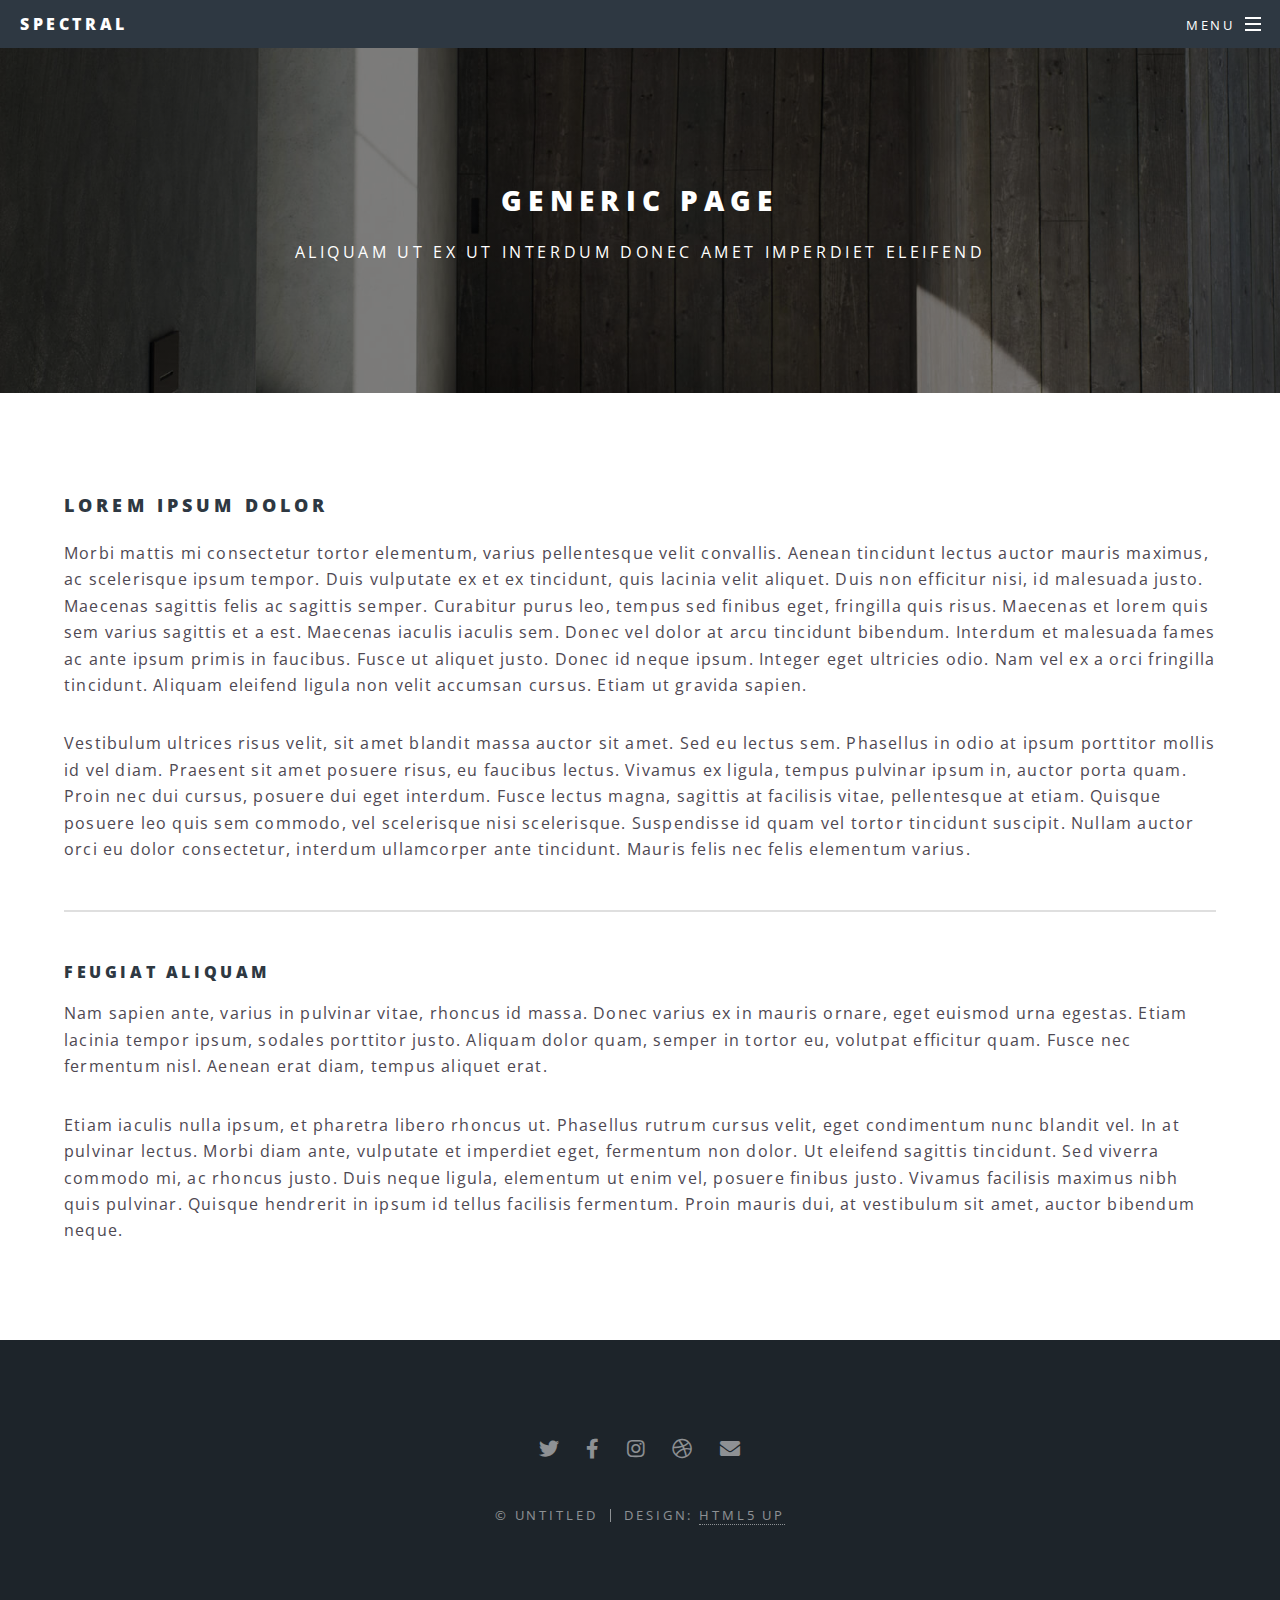
<file: generic.html>
<!DOCTYPE HTML>
<!--
	Spectral by HTML5 UP
	html5up.net | @ajlkn
	Free for personal and commercial use under the CCA 3.0 license (html5up.net/license)
-->
<html>
	<head>
		<title>Generic - Spectral by HTML5 UP</title>
		<meta charset="utf-8" />
		<meta name="viewport" content="width=device-width, initial-scale=1, user-scalable=no" />
		<link rel="stylesheet" href="assets/css/main.css" />
		<noscript><link rel="stylesheet" href="assets/css/noscript.css" /></noscript>
	</head>
	<body class="is-preload">

		<!-- Page Wrapper -->
			<div id="page-wrapper">

				<!-- Header -->
					<header id="header">
						<h1><a href="index.html">Spectral</a></h1>
						<nav id="nav">
							<ul>
								<li class="special">
									<a href="#menu" class="menuToggle"><span>Menu</span></a>
									<div id="menu">
										<ul>
											<li><a href="index.html">Home</a></li>
											<li><a href="generic.html">Generic</a></li>
											<li><a href="elements.html">Elements</a></li>
											<li><a href="#">Sign Up</a></li>
											<li><a href="#">Log In</a></li>
										</ul>
									</div>
								</li>
							</ul>
						</nav>
					</header>

				<!-- Main -->
					<article id="main">
						<header>
							<h2>Generic Page</h2>
							<p>Aliquam ut ex ut interdum donec amet imperdiet eleifend</p>
						</header>
						<section class="wrapper style5">
							<div class="inner">

								<h3>Lorem ipsum dolor</h3>
								<p>Morbi mattis mi consectetur tortor elementum, varius pellentesque velit convallis. Aenean tincidunt lectus auctor mauris maximus, ac scelerisque ipsum tempor. Duis vulputate ex et ex tincidunt, quis lacinia velit aliquet. Duis non efficitur nisi, id malesuada justo. Maecenas sagittis felis ac sagittis semper. Curabitur purus leo, tempus sed finibus eget, fringilla quis risus. Maecenas et lorem quis sem varius sagittis et a est. Maecenas iaculis iaculis sem. Donec vel dolor at arcu tincidunt bibendum. Interdum et malesuada fames ac ante ipsum primis in faucibus. Fusce ut aliquet justo. Donec id neque ipsum. Integer eget ultricies odio. Nam vel ex a orci fringilla tincidunt. Aliquam eleifend ligula non velit accumsan cursus. Etiam ut gravida sapien.</p>

								<p>Vestibulum ultrices risus velit, sit amet blandit massa auctor sit amet. Sed eu lectus sem. Phasellus in odio at ipsum porttitor mollis id vel diam. Praesent sit amet posuere risus, eu faucibus lectus. Vivamus ex ligula, tempus pulvinar ipsum in, auctor porta quam. Proin nec dui cursus, posuere dui eget interdum. Fusce lectus magna, sagittis at facilisis vitae, pellentesque at etiam. Quisque posuere leo quis sem commodo, vel scelerisque nisi scelerisque. Suspendisse id quam vel tortor tincidunt suscipit. Nullam auctor orci eu dolor consectetur, interdum ullamcorper ante tincidunt. Mauris felis nec felis elementum varius.</p>

								<hr />

								<h4>Feugiat aliquam</h4>
								<p>Nam sapien ante, varius in pulvinar vitae, rhoncus id massa. Donec varius ex in mauris ornare, eget euismod urna egestas. Etiam lacinia tempor ipsum, sodales porttitor justo. Aliquam dolor quam, semper in tortor eu, volutpat efficitur quam. Fusce nec fermentum nisl. Aenean erat diam, tempus aliquet erat.</p>

								<p>Etiam iaculis nulla ipsum, et pharetra libero rhoncus ut. Phasellus rutrum cursus velit, eget condimentum nunc blandit vel. In at pulvinar lectus. Morbi diam ante, vulputate et imperdiet eget, fermentum non dolor. Ut eleifend sagittis tincidunt. Sed viverra commodo mi, ac rhoncus justo. Duis neque ligula, elementum ut enim vel, posuere finibus justo. Vivamus facilisis maximus nibh quis pulvinar. Quisque hendrerit in ipsum id tellus facilisis fermentum. Proin mauris dui, at vestibulum sit amet, auctor bibendum neque.</p>

							</div>
						</section>
					</article>

				<!-- Footer -->
					<footer id="footer">
						<ul class="icons">
							<li><a href="#" class="icon brands fa-twitter"><span class="label">Twitter</span></a></li>
							<li><a href="#" class="icon brands fa-facebook-f"><span class="label">Facebook</span></a></li>
							<li><a href="#" class="icon brands fa-instagram"><span class="label">Instagram</span></a></li>
							<li><a href="#" class="icon brands fa-dribbble"><span class="label">Dribbble</span></a></li>
							<li><a href="#" class="icon solid fa-envelope"><span class="label">Email</span></a></li>
						</ul>
						<ul class="copyright">
							<li>&copy; Untitled</li><li>Design: <a href="http://html5up.net">HTML5 UP</a></li>
						</ul>
					</footer>

			</div>

		<!-- Scripts -->
			<script src="assets/js/jquery.min.js"></script>
			<script src="assets/js/jquery.scrollex.min.js"></script>
			<script src="assets/js/jquery.scrolly.min.js"></script>
			<script src="assets/js/browser.min.js"></script>
			<script src="assets/js/breakpoints.min.js"></script>
			<script src="assets/js/util.js"></script>
			<script src="assets/js/main.js"></script>

	</body>
</html>
</file>
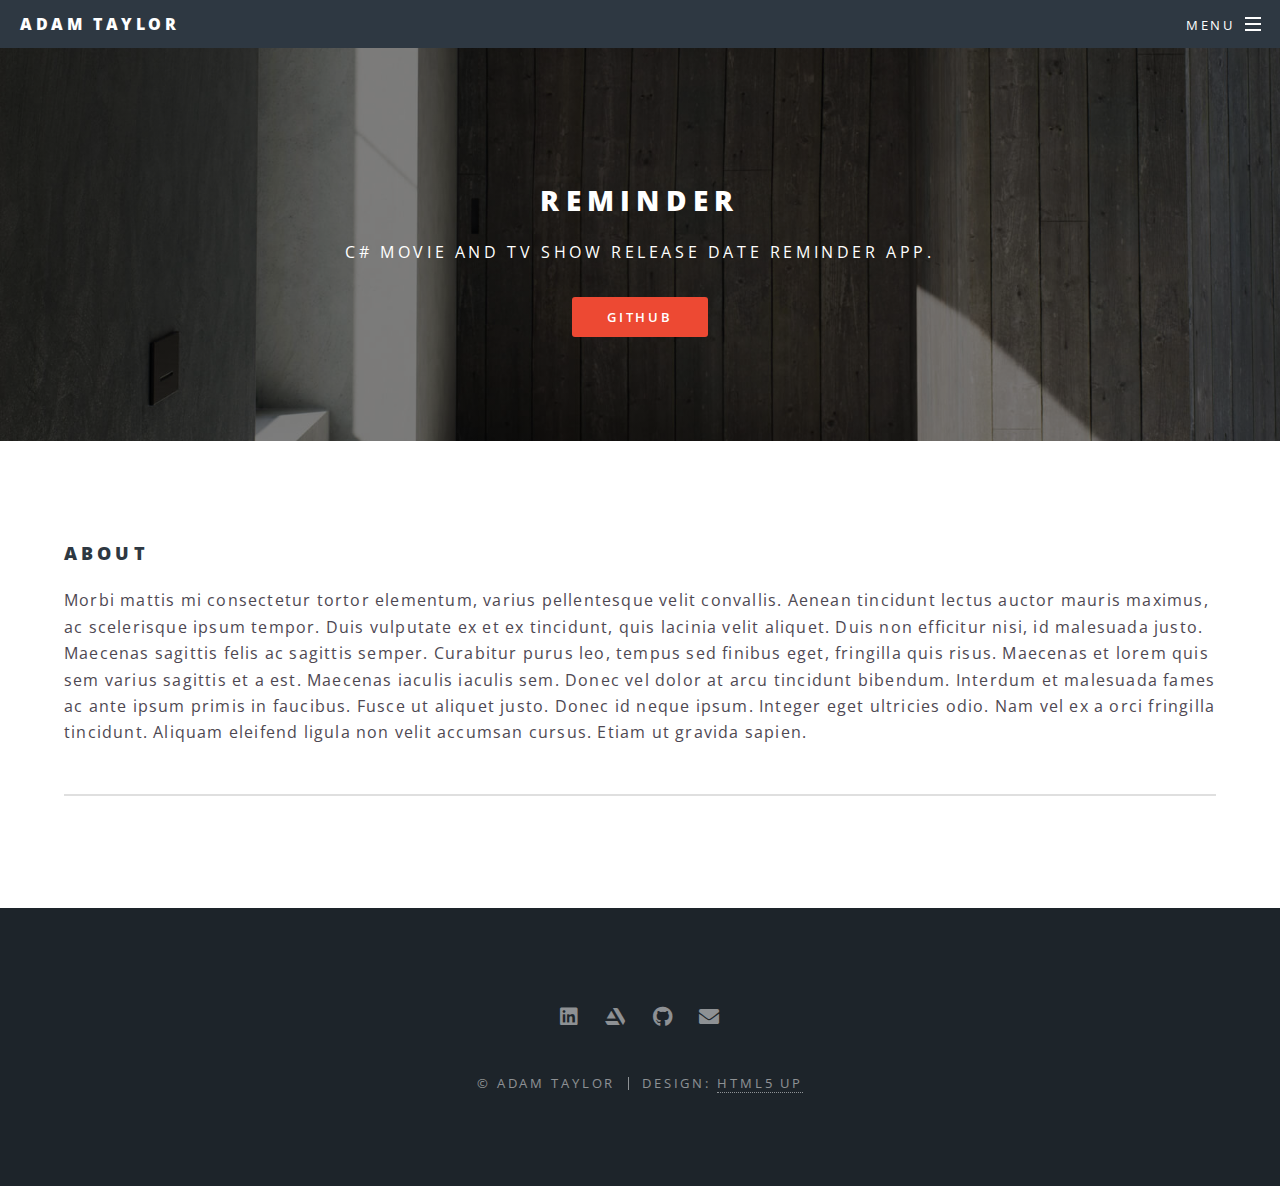
<file: reminder.html>
<!DOCTYPE HTML>
<!--
	Spectral by HTML5 UP
	html5up.net | @ajlkn
	Free for personal and commercial use under the CCA 3.0 license (html5up.net/license)
-->
<html>
	<head>
		<title>Reminder - Adam Taylor</title>
		<meta charset="utf-8" />
		<meta name="viewport" content="width=device-width, initial-scale=1, user-scalable=no" />
		<link rel="stylesheet" href="assets/css/main.css" />
		<noscript><link rel="stylesheet" href="assets/css/noscript.css" /></noscript>
	</head>
	<body class="is-preload">

		<!-- Page Wrapper -->
			<div id="page-wrapper">

				<!-- Header -->
					<header id="header">
						<h1><a href="index.html">Adam Taylor</a></h1>
						<nav id="nav">
							<ul>
								<li class="special">
									<a href="#menu" class="menuToggle"><span>Menu</span></a>
									<div id="menu">
										<ul>
											<li><a href="index.html">Home</a></li>
											<li><a href="about.html">About</a></li>
											<li><a href="portfolio.html">Portfolio</a></li>
										</ul>
									</div>
								</li>
							</ul>
						</nav>
					</header>

				<!-- Main -->
					<article id="main">
						<header>
							<h2>Reminder</h2>
							<p>C# Movie and TV Show release date reminder app.</p>
							<a href="https://github.com/ATaylor96/ReleaseDateReminder" class="button primary">Github</a>
						</header>
						<section class="wrapper style5">
							<div class="inner">

								<h3>About</h3>
								<p>Morbi mattis mi consectetur tortor elementum, varius pellentesque velit convallis. Aenean tincidunt lectus auctor mauris maximus, ac scelerisque ipsum tempor. Duis vulputate ex et ex tincidunt, quis lacinia velit aliquet. Duis non efficitur nisi, id malesuada justo. Maecenas sagittis felis ac sagittis semper. Curabitur purus leo, tempus sed finibus eget, fringilla quis risus. Maecenas et lorem quis sem varius sagittis et a est. Maecenas iaculis iaculis sem. Donec vel dolor at arcu tincidunt bibendum. Interdum et malesuada fames ac ante ipsum primis in faucibus. Fusce ut aliquet justo. Donec id neque ipsum. Integer eget ultricies odio. Nam vel ex a orci fringilla tincidunt. Aliquam eleifend ligula non velit accumsan cursus. Etiam ut gravida sapien.</p>
								<hr />
								
							</div>
						</section>
					</article>

				<!-- Footer -->
					<footer id="footer">
						<ul class="icons">
							<li><a href="#" class="icon brands fa-linkedin"><span class="label">LinkedIn</span></a></li>
							<li><a href="#" class="icon brands fa-artstation"><span class="label">ArtStation</span></a></li>
							<li><a href="#" class="icon brands fa-github"><span class="label">Github</span></a></li>
							<li><a href="#" class="icon solid fa-envelope"><span class="label">Email</span></a></li>
						</ul>
						<ul class="copyright">
							<li>&copy; Adam Taylor</li><li>Design: <a href="http://html5up.net">HTML5 UP</a></li>
						</ul>
					</footer>

			</div>

		<!-- Scripts -->
			<script src="assets/js/jquery.min.js"></script>
			<script src="assets/js/jquery.scrollex.min.js"></script>
			<script src="assets/js/jquery.scrolly.min.js"></script>
			<script src="assets/js/browser.min.js"></script>
			<script src="assets/js/breakpoints.min.js"></script>
			<script src="assets/js/util.js"></script>
			<script src="assets/js/main.js"></script>

	</body>
</html>
</file>
<file: assets/css/noscript.css>
/*
	Spectral by HTML5 UP
	html5up.net | @ajlkn
	Free for personal and commercial use under the CCA 3.0 license (html5up.net/license)
*/

/* Banner */

	body.is-preload #banner h2 {
		-moz-transform: none;
		-webkit-transform: none;
		-ms-transform: none;
		transform: none;
		opacity: 1;
	}

		body.is-preload #banner h2:before, body.is-preload #banner h2:after {
			width: 100%;
		}

	body.is-preload #banner .more {
		-moz-transform: none;
		-webkit-transform: none;
		-ms-transform: none;
		transform: none;
		opacity: 1;
	}

	body.is-preload #banner:after {
		opacity: 0;
	}
</file>
<file: assets/css/main.css>
@import url(fontawesome-all.min.css);
@import url("https://fonts.googleapis.com/css?family=Open+Sans:400,400italic,600,600italic,800,800italic");

/*
	Spectral by HTML5 UP
	html5up.net | @ajlkn
	Free for personal and commercial use under the CCA 3.0 license (html5up.net/license)
*/

html, body, div, span, applet, object,
iframe, h1, h2, h3, h4, h5, h6, p, blockquote,
pre, a, abbr, acronym, address, big, cite,
code, del, dfn, em, img, ins, kbd, q, s, samp,
small, strike, strong, sub, sup, tt, var, b,
u, i, center, dl, dt, dd, ol, ul, li, fieldset,
form, label, legend, table, caption, tbody,
tfoot, thead, tr, th, td, article, aside,
canvas, details, embed, figure, figcaption,
footer, header, hgroup, menu, nav, output, ruby,
section, summary, time, mark, audio, video {
	margin: 0;
	padding: 0;
	border: 0;
	font-size: 100%;
	font: inherit;
	vertical-align: baseline;}

article, aside, details, figcaption, figure,
footer, header, hgroup, menu, nav, section {
	display: block;}

body {
	line-height: 1;
}

ol, ul {
	list-style: none;
}

blockquote, q {
	quotes: none;
}

	blockquote:before, blockquote:after, q:before, q:after {
		content: '';
		content: none;
	}

table {
	border-collapse: collapse;
	border-spacing: 0;
}

body {
	-webkit-text-size-adjust: none;
}

mark {
	background-color: transparent;
	color: inherit;
}

input::-moz-focus-inner {
	border: 0;
	padding: 0;
}

input, select, textarea {
	-moz-appearance: none;
	-webkit-appearance: none;
	-ms-appearance: none;
	appearance: none;
}

/* Basic */

	@-ms-viewport {
		width: device-width;
	}

	html {
		box-sizing: border-box;
	}

	*, *:before, *:after {
		box-sizing: inherit;
	}

	body {
		background: #2e3842;
	}

		body.is-preload *, body.is-preload *:before, body.is-preload *:after {
			-moz-animation: none !important;
			-webkit-animation: none !important;
			-ms-animation: none !important;
			animation: none !important;
			-moz-transition: none !important;
			-webkit-transition: none !important;
			-ms-transition: none !important;
			transition: none !important;
		}

	body, input, select, textarea {
		color: #fff;
		font-family: "Open Sans", Helvetica, sans-serif;
		font-size: 15pt;
		font-weight: 400;
		letter-spacing: 0.075em;
		line-height: 1.65em;
	}

		@media screen and (max-width: 1680px) {

			body, input, select, textarea {
				font-size: 13pt;
			}

		}

		@media screen and (max-width: 1280px) {

			body, input, select, textarea {
				font-size: 12pt;
			}

		}

		@media screen and (max-width: 736px) {

			body, input, select, textarea {
				font-size: 11pt;
				letter-spacing: 0.0375em;
			}

		}

	a {
		-moz-transition: color 0.2s ease, border-bottom-color 0.2s ease;
		-webkit-transition: color 0.2s ease, border-bottom-color 0.2s ease;
		-ms-transition: color 0.2s ease, border-bottom-color 0.2s ease;
		transition: color 0.2s ease, border-bottom-color 0.2s ease;
		border-bottom: dotted 1px;
		color: inherit;
		text-decoration: none;
	}

		a:hover {
			border-bottom-color: transparent;
		}

	strong, b {
		color: #fff;
		font-weight: 600;
	}

	em, i {
		font-style: italic;
	}

	p {
		margin: 0 0 2em 0;
	}

	h1, h2, h3, h4, h5, h6 {
		color: #fff;
		font-weight: 800;
		letter-spacing: 0.225em;
		line-height: 1em;
		margin: 0 0 1em 0;
		text-transform: uppercase;
	}

		h1 a, h2 a, h3 a, h4 a, h5 a, h6 a {
			color: inherit;
			text-decoration: none;
		}

	h2 {
		font-size: 1.35em;
		line-height: 1.75em;
	}

		@media screen and (max-width: 736px) {

			h2 {
				font-size: 1.1em;
				line-height: 1.65em;
			}

		}

	h3 {
		font-size: 1.15em;
		line-height: 1.75em;
	}

		@media screen and (max-width: 736px) {

			h3 {
				font-size: 1em;
				line-height: 1.65em;
			}

		}

	h4 {
		font-size: 1em;
		line-height: 1.5em;
	}

	h5 {
		font-size: 0.8em;
		line-height: 1.5em;
	}

	h6 {
		font-size: 0.7em;
		line-height: 1.5em;
	}

	sub {
		font-size: 0.8em;
		position: relative;
		top: 0.5em;
	}

	sup {
		font-size: 0.8em;
		position: relative;
		top: -0.5em;
	}

	hr {
		border: 0;
		border-bottom: solid 2px #fff;
		margin: 3em 0;
	}

		hr.major {
			margin: 4.5em 0;
		}

	blockquote {
		border-left: solid 4px #fff;
		font-style: italic;
		margin: 0 0 2em 0;
		padding: 0.5em 0 0.5em 2em;
	}

	code {
		background: rgba(144, 144, 144, 0.25);
		border-radius: 3px;
		font-family: "Courier New", monospace;
		font-size: 0.9em;
		letter-spacing: 0;
		margin: 0 0.25em;
		padding: 0.25em 0.65em;
	}

	pre {
		-webkit-overflow-scrolling: touch;
		font-family: "Courier New", monospace;
		font-size: 0.9em;
		margin: 0 0 2em 0;
	}

		pre code {
			display: block;
			line-height: 1.75em;
			padding: 1em 1.5em;
			overflow-x: auto;
		}

	.align-left {
		text-align: left;
	}

	.align-center {
		text-align: center;
	}

	.align-right {
		text-align: right;
	}

/* Row */

	.row {
		display: flex;
		flex-wrap: wrap;
		box-sizing: border-box;
		align-items: stretch;
	}

		.row > * {
			box-sizing: border-box;
		}

		.row.gtr-uniform > * > :last-child {
			margin-bottom: 0;
		}

		.row.aln-left {
			justify-content: flex-start;
		}

		.row.aln-center {
			justify-content: center;
		}

		.row.aln-right {
			justify-content: flex-end;
		}

		.row.aln-top {
			align-items: flex-start;
		}

		.row.aln-middle {
			align-items: center;
		}

		.row.aln-bottom {
			align-items: flex-end;
		}

		.row > .imp {
			order: -1;
		}

		.row > .col-1 {
			width: 8.33333%;
		}

		.row > .off-1 {
			margin-left: 8.33333%;
		}

		.row > .col-2 {
			width: 16.66667%;
		}

		.row > .off-2 {
			margin-left: 16.66667%;
		}

		.row > .col-3 {
			width: 25%;
		}

		.row > .off-3 {
			margin-left: 25%;
		}

		.row > .col-4 {
			width: 33.33333%;
		}

		.row > .off-4 {
			margin-left: 33.33333%;
		}

		.row > .col-5 {
			width: 41.66667%;
		}

		.row > .off-5 {
			margin-left: 41.66667%;
		}

		.row > .col-6 {
			width: 50%;
		}

		.row > .off-6 {
			margin-left: 50%;
		}

		.row > .col-7 {
			width: 58.33333%;
		}

		.row > .off-7 {
			margin-left: 58.33333%;
		}

		.row > .col-8 {
			width: 66.66667%;
		}

		.row > .off-8 {
			margin-left: 66.66667%;
		}

		.row > .col-9 {
			width: 75%;
		}

		.row > .off-9 {
			margin-left: 75%;
		}

		.row > .col-10 {
			width: 83.33333%;
		}

		.row > .off-10 {
			margin-left: 83.33333%;
		}

		.row > .col-11 {
			width: 91.66667%;
		}

		.row > .off-11 {
			margin-left: 91.66667%;
		}

		.row > .col-12 {
			width: 100%;
		}

		.row > .off-12 {
			margin-left: 100%;
		}

		.row.gtr-0 {
			margin-top: 0;
			margin-left: 0em;
		}

			.row.gtr-0 > * {
				padding: 0 0 0 0em;
			}

			.row.gtr-0.gtr-uniform {
				margin-top: 0em;
			}

				.row.gtr-0.gtr-uniform > * {
					padding-top: 0em;
				}

		.row.gtr-25 {
			margin-top: 0;
			margin-left: -0.375em;
		}

			.row.gtr-25 > * {
				padding: 0 0 0 0.375em;
			}

			.row.gtr-25.gtr-uniform {
				margin-top: -0.375em;
			}

				.row.gtr-25.gtr-uniform > * {
					padding-top: 0.375em;
				}

		.row.gtr-50 {
			margin-top: 0;
			margin-left: -0.75em;
		}

			.row.gtr-50 > * {
				padding: 0 0 0 0.75em;
			}

			.row.gtr-50.gtr-uniform {
				margin-top: -0.75em;
			}

				.row.gtr-50.gtr-uniform > * {
					padding-top: 0.75em;
				}

		.row {
			margin-top: 0;
			margin-left: -1.5em;
		}

			.row > * {
				padding: 0 0 0 1.5em;
			}

			.row.gtr-uniform {
				margin-top: -1.5em;
			}

				.row.gtr-uniform > * {
					padding-top: 1.5em;
				}

		.row.gtr-150 {
			margin-top: 0;
			margin-left: -2.25em;
		}

			.row.gtr-150 > * {
				padding: 0 0 0 2.25em;
			}

			.row.gtr-150.gtr-uniform {
				margin-top: -2.25em;
			}

				.row.gtr-150.gtr-uniform > * {
					padding-top: 2.25em;
				}

		.row.gtr-200 {
			margin-top: 0;
			margin-left: -3em;
		}

			.row.gtr-200 > * {
				padding: 0 0 0 3em;
			}

			.row.gtr-200.gtr-uniform {
				margin-top: -3em;
			}

				.row.gtr-200.gtr-uniform > * {
					padding-top: 3em;
				}

		@media screen and (max-width: 1680px) {

			.row {
				display: flex;
				flex-wrap: wrap;
				box-sizing: border-box;
				align-items: stretch;
			}

				.row > * {
					box-sizing: border-box;
				}

				.row.gtr-uniform > * > :last-child {
					margin-bottom: 0;
				}

				.row.aln-left {
					justify-content: flex-start;
				}

				.row.aln-center {
					justify-content: center;
				}

				.row.aln-right {
					justify-content: flex-end;
				}

				.row.aln-top {
					align-items: flex-start;
				}

				.row.aln-middle {
					align-items: center;
				}

				.row.aln-bottom {
					align-items: flex-end;
				}

				.row > .imp-xlarge {
					order: -1;
				}

				.row > .col-1-xlarge {
					width: 8.33333%;
				}

				.row > .off-1-xlarge {
					margin-left: 8.33333%;
				}

				.row > .col-2-xlarge {
					width: 16.66667%;
				}

				.row > .off-2-xlarge {
					margin-left: 16.66667%;
				}

				.row > .col-3-xlarge {
					width: 25%;
				}

				.row > .off-3-xlarge {
					margin-left: 25%;
				}

				.row > .col-4-xlarge {
					width: 33.33333%;
				}

				.row > .off-4-xlarge {
					margin-left: 33.33333%;
				}

				.row > .col-5-xlarge {
					width: 41.66667%;
				}

				.row > .off-5-xlarge {
					margin-left: 41.66667%;
				}

				.row > .col-6-xlarge {
					width: 50%;
				}

				.row > .off-6-xlarge {
					margin-left: 50%;
				}

				.row > .col-7-xlarge {
					width: 58.33333%;
				}

				.row > .off-7-xlarge {
					margin-left: 58.33333%;
				}

				.row > .col-8-xlarge {
					width: 66.66667%;
				}

				.row > .off-8-xlarge {
					margin-left: 66.66667%;
				}

				.row > .col-9-xlarge {
					width: 75%;
				}

				.row > .off-9-xlarge {
					margin-left: 75%;
				}

				.row > .col-10-xlarge {
					width: 83.33333%;
				}

				.row > .off-10-xlarge {
					margin-left: 83.33333%;
				}

				.row > .col-11-xlarge {
					width: 91.66667%;
				}

				.row > .off-11-xlarge {
					margin-left: 91.66667%;
				}

				.row > .col-12-xlarge {
					width: 100%;
				}

				.row > .off-12-xlarge {
					margin-left: 100%;
				}

				.row.gtr-0 {
					margin-top: 0;
					margin-left: 0em;
				}

					.row.gtr-0 > * {
						padding: 0 0 0 0em;
					}

					.row.gtr-0.gtr-uniform {
						margin-top: 0em;
					}

						.row.gtr-0.gtr-uniform > * {
							padding-top: 0em;
						}

				.row.gtr-25 {
					margin-top: 0;
					margin-left: -0.375em;
				}

					.row.gtr-25 > * {
						padding: 0 0 0 0.375em;
					}

					.row.gtr-25.gtr-uniform {
						margin-top: -0.375em;
					}

						.row.gtr-25.gtr-uniform > * {
							padding-top: 0.375em;
						}

				.row.gtr-50 {
					margin-top: 0;
					margin-left: -0.75em;
				}

					.row.gtr-50 > * {
						padding: 0 0 0 0.75em;
					}

					.row.gtr-50.gtr-uniform {
						margin-top: -0.75em;
					}

						.row.gtr-50.gtr-uniform > * {
							padding-top: 0.75em;
						}

				.row {
					margin-top: 0;
					margin-left: -1.5em;
				}

					.row > * {
						padding: 0 0 0 1.5em;
					}

					.row.gtr-uniform {
						margin-top: -1.5em;
					}

						.row.gtr-uniform > * {
							padding-top: 1.5em;
						}

				.row.gtr-150 {
					margin-top: 0;
					margin-left: -2.25em;
				}

					.row.gtr-150 > * {
						padding: 0 0 0 2.25em;
					}

					.row.gtr-150.gtr-uniform {
						margin-top: -2.25em;
					}

						.row.gtr-150.gtr-uniform > * {
							padding-top: 2.25em;
						}

				.row.gtr-200 {
					margin-top: 0;
					margin-left: -3em;
				}

					.row.gtr-200 > * {
						padding: 0 0 0 3em;
					}

					.row.gtr-200.gtr-uniform {
						margin-top: -3em;
					}

						.row.gtr-200.gtr-uniform > * {
							padding-top: 3em;
						}

		}

		@media screen and (max-width: 1280px) {

			.row {
				display: flex;
				flex-wrap: wrap;
				box-sizing: border-box;
				align-items: stretch;
			}

				.row > * {
					box-sizing: border-box;
				}

				.row.gtr-uniform > * > :last-child {
					margin-bottom: 0;
				}

				.row.aln-left {
					justify-content: flex-start;
				}

				.row.aln-center {
					justify-content: center;
				}

				.row.aln-right {
					justify-content: flex-end;
				}

				.row.aln-top {
					align-items: flex-start;
				}

				.row.aln-middle {
					align-items: center;
				}

				.row.aln-bottom {
					align-items: flex-end;
				}

				.row > .imp-large {
					order: -1;
				}

				.row > .col-1-large {
					width: 8.33333%;
				}

				.row > .off-1-large {
					margin-left: 8.33333%;
				}

				.row > .col-2-large {
					width: 16.66667%;
				}

				.row > .off-2-large {
					margin-left: 16.66667%;
				}

				.row > .col-3-large {
					width: 25%;
				}

				.row > .off-3-large {
					margin-left: 25%;
				}

				.row > .col-4-large {
					width: 33.33333%;
				}

				.row > .off-4-large {
					margin-left: 33.33333%;
				}

				.row > .col-5-large {
					width: 41.66667%;
				}

				.row > .off-5-large {
					margin-left: 41.66667%;
				}

				.row > .col-6-large {
					width: 50%;
				}

				.row > .off-6-large {
					margin-left: 50%;
				}

				.row > .col-7-large {
					width: 58.33333%;
				}

				.row > .off-7-large {
					margin-left: 58.33333%;
				}

				.row > .col-8-large {
					width: 66.66667%;
				}

				.row > .off-8-large {
					margin-left: 66.66667%;
				}

				.row > .col-9-large {
					width: 75%;
				}

				.row > .off-9-large {
					margin-left: 75%;
				}

				.row > .col-10-large {
					width: 83.33333%;
				}

				.row > .off-10-large {
					margin-left: 83.33333%;
				}

				.row > .col-11-large {
					width: 91.66667%;
				}

				.row > .off-11-large {
					margin-left: 91.66667%;
				}

				.row > .col-12-large {
					width: 100%;
				}

				.row > .off-12-large {
					margin-left: 100%;
				}

				.row.gtr-0 {
					margin-top: 0;
					margin-left: 0em;
				}

					.row.gtr-0 > * {
						padding: 0 0 0 0em;
					}

					.row.gtr-0.gtr-uniform {
						margin-top: 0em;
					}

						.row.gtr-0.gtr-uniform > * {
							padding-top: 0em;
						}

				.row.gtr-25 {
					margin-top: 0;
					margin-left: -0.375em;
				}

					.row.gtr-25 > * {
						padding: 0 0 0 0.375em;
					}

					.row.gtr-25.gtr-uniform {
						margin-top: -0.375em;
					}

						.row.gtr-25.gtr-uniform > * {
							padding-top: 0.375em;
						}

				.row.gtr-50 {
					margin-top: 0;
					margin-left: -0.75em;
				}

					.row.gtr-50 > * {
						padding: 0 0 0 0.75em;
					}

					.row.gtr-50.gtr-uniform {
						margin-top: -0.75em;
					}

						.row.gtr-50.gtr-uniform > * {
							padding-top: 0.75em;
						}

				.row {
					margin-top: 0;
					margin-left: -1.5em;
				}

					.row > * {
						padding: 0 0 0 1.5em;
					}

					.row.gtr-uniform {
						margin-top: -1.5em;
					}

						.row.gtr-uniform > * {
							padding-top: 1.5em;
						}

				.row.gtr-150 {
					margin-top: 0;
					margin-left: -2.25em;
				}

					.row.gtr-150 > * {
						padding: 0 0 0 2.25em;
					}

					.row.gtr-150.gtr-uniform {
						margin-top: -2.25em;
					}

						.row.gtr-150.gtr-uniform > * {
							padding-top: 2.25em;
						}

				.row.gtr-200 {
					margin-top: 0;
					margin-left: -3em;
				}

					.row.gtr-200 > * {
						padding: 0 0 0 3em;
					}

					.row.gtr-200.gtr-uniform {
						margin-top: -3em;
					}

						.row.gtr-200.gtr-uniform > * {
							padding-top: 3em;
						}

		}

		@media screen and (max-width: 980px) {

			.row {
				display: flex;
				flex-wrap: wrap;
				box-sizing: border-box;
				align-items: stretch;
			}

				.row > * {
					box-sizing: border-box;
				}

				.row.gtr-uniform > * > :last-child {
					margin-bottom: 0;
				}

				.row.aln-left {
					justify-content: flex-start;
				}

				.row.aln-center {
					justify-content: center;
				}

				.row.aln-right {
					justify-content: flex-end;
				}

				.row.aln-top {
					align-items: flex-start;
				}

				.row.aln-middle {
					align-items: center;
				}

				.row.aln-bottom {
					align-items: flex-end;
				}

				.row > .imp-medium {
					order: -1;
				}

				.row > .col-1-medium {
					width: 8.33333%;
				}

				.row > .off-1-medium {
					margin-left: 8.33333%;
				}

				.row > .col-2-medium {
					width: 16.66667%;
				}

				.row > .off-2-medium {
					margin-left: 16.66667%;
				}

				.row > .col-3-medium {
					width: 25%;
				}

				.row > .off-3-medium {
					margin-left: 25%;
				}

				.row > .col-4-medium {
					width: 33.33333%;
				}

				.row > .off-4-medium {
					margin-left: 33.33333%;
				}

				.row > .col-5-medium {
					width: 41.66667%;
				}

				.row > .off-5-medium {
					margin-left: 41.66667%;
				}

				.row > .col-6-medium {
					width: 50%;
				}

				.row > .off-6-medium {
					margin-left: 50%;
				}

				.row > .col-7-medium {
					width: 58.33333%;
				}

				.row > .off-7-medium {
					margin-left: 58.33333%;
				}

				.row > .col-8-medium {
					width: 66.66667%;
				}

				.row > .off-8-medium {
					margin-left: 66.66667%;
				}

				.row > .col-9-medium {
					width: 75%;
				}

				.row > .off-9-medium {
					margin-left: 75%;
				}

				.row > .col-10-medium {
					width: 83.33333%;
				}

				.row > .off-10-medium {
					margin-left: 83.33333%;
				}

				.row > .col-11-medium {
					width: 91.66667%;
				}

				.row > .off-11-medium {
					margin-left: 91.66667%;
				}

				.row > .col-12-medium {
					width: 100%;
				}

				.row > .off-12-medium {
					margin-left: 100%;
				}

				.row.gtr-0 {
					margin-top: 0;
					margin-left: 0em;
				}

					.row.gtr-0 > * {
						padding: 0 0 0 0em;
					}

					.row.gtr-0.gtr-uniform {
						margin-top: 0em;
					}

						.row.gtr-0.gtr-uniform > * {
							padding-top: 0em;
						}

				.row.gtr-25 {
					margin-top: 0;
					margin-left: -0.375em;
				}

					.row.gtr-25 > * {
						padding: 0 0 0 0.375em;
					}

					.row.gtr-25.gtr-uniform {
						margin-top: -0.375em;
					}

						.row.gtr-25.gtr-uniform > * {
							padding-top: 0.375em;
						}

				.row.gtr-50 {
					margin-top: 0;
					margin-left: -0.75em;
				}

					.row.gtr-50 > * {
						padding: 0 0 0 0.75em;
					}

					.row.gtr-50.gtr-uniform {
						margin-top: -0.75em;
					}

						.row.gtr-50.gtr-uniform > * {
							padding-top: 0.75em;
						}

				.row {
					margin-top: 0;
					margin-left: -1.5em;
				}

					.row > * {
						padding: 0 0 0 1.5em;
					}

					.row.gtr-uniform {
						margin-top: -1.5em;
					}

						.row.gtr-uniform > * {
							padding-top: 1.5em;
						}

				.row.gtr-150 {
					margin-top: 0;
					margin-left: -2.25em;
				}

					.row.gtr-150 > * {
						padding: 0 0 0 2.25em;
					}

					.row.gtr-150.gtr-uniform {
						margin-top: -2.25em;
					}

						.row.gtr-150.gtr-uniform > * {
							padding-top: 2.25em;
						}

				.row.gtr-200 {
					margin-top: 0;
					margin-left: -3em;
				}

					.row.gtr-200 > * {
						padding: 0 0 0 3em;
					}

					.row.gtr-200.gtr-uniform {
						margin-top: -3em;
					}

						.row.gtr-200.gtr-uniform > * {
							padding-top: 3em;
						}

		}

		@media screen and (max-width: 736px) {

			.row {
				display: flex;
				flex-wrap: wrap;
				box-sizing: border-box;
				align-items: stretch;
			}

				.row > * {
					box-sizing: border-box;
				}

				.row.gtr-uniform > * > :last-child {
					margin-bottom: 0;
				}

				.row.aln-left {
					justify-content: flex-start;
				}

				.row.aln-center {
					justify-content: center;
				}

				.row.aln-right {
					justify-content: flex-end;
				}

				.row.aln-top {
					align-items: flex-start;
				}

				.row.aln-middle {
					align-items: center;
				}

				.row.aln-bottom {
					align-items: flex-end;
				}

				.row > .imp-small {
					order: -1;
				}

				.row > .col-1-small {
					width: 8.33333%;
				}

				.row > .off-1-small {
					margin-left: 8.33333%;
				}

				.row > .col-2-small {
					width: 16.66667%;
				}

				.row > .off-2-small {
					margin-left: 16.66667%;
				}

				.row > .col-3-small {
					width: 25%;
				}

				.row > .off-3-small {
					margin-left: 25%;
				}

				.row > .col-4-small {
					width: 33.33333%;
				}

				.row > .off-4-small {
					margin-left: 33.33333%;
				}

				.row > .col-5-small {
					width: 41.66667%;
				}

				.row > .off-5-small {
					margin-left: 41.66667%;
				}

				.row > .col-6-small {
					width: 50%;
				}

				.row > .off-6-small {
					margin-left: 50%;
				}

				.row > .col-7-small {
					width: 58.33333%;
				}

				.row > .off-7-small {
					margin-left: 58.33333%;
				}

				.row > .col-8-small {
					width: 66.66667%;
				}

				.row > .off-8-small {
					margin-left: 66.66667%;
				}

				.row > .col-9-small {
					width: 75%;
				}

				.row > .off-9-small {
					margin-left: 75%;
				}

				.row > .col-10-small {
					width: 83.33333%;
				}

				.row > .off-10-small {
					margin-left: 83.33333%;
				}

				.row > .col-11-small {
					width: 91.66667%;
				}

				.row > .off-11-small {
					margin-left: 91.66667%;
				}

				.row > .col-12-small {
					width: 100%;
				}

				.row > .off-12-small {
					margin-left: 100%;
				}

				.row.gtr-0 {
					margin-top: 0;
					margin-left: 0em;
				}

					.row.gtr-0 > * {
						padding: 0 0 0 0em;
					}

					.row.gtr-0.gtr-uniform {
						margin-top: 0em;
					}

						.row.gtr-0.gtr-uniform > * {
							padding-top: 0em;
						}

				.row.gtr-25 {
					margin-top: 0;
					margin-left: -0.375em;
				}

					.row.gtr-25 > * {
						padding: 0 0 0 0.375em;
					}

					.row.gtr-25.gtr-uniform {
						margin-top: -0.375em;
					}

						.row.gtr-25.gtr-uniform > * {
							padding-top: 0.375em;
						}

				.row.gtr-50 {
					margin-top: 0;
					margin-left: -0.75em;
				}

					.row.gtr-50 > * {
						padding: 0 0 0 0.75em;
					}

					.row.gtr-50.gtr-uniform {
						margin-top: -0.75em;
					}

						.row.gtr-50.gtr-uniform > * {
							padding-top: 0.75em;
						}

				.row {
					margin-top: 0;
					margin-left: -1.5em;
				}

					.row > * {
						padding: 0 0 0 1.5em;
					}

					.row.gtr-uniform {
						margin-top: -1.5em;
					}

						.row.gtr-uniform > * {
							padding-top: 1.5em;
						}

				.row.gtr-150 {
					margin-top: 0;
					margin-left: -2.25em;
				}

					.row.gtr-150 > * {
						padding: 0 0 0 2.25em;
					}

					.row.gtr-150.gtr-uniform {
						margin-top: -2.25em;
					}

						.row.gtr-150.gtr-uniform > * {
							padding-top: 2.25em;
						}

				.row.gtr-200 {
					margin-top: 0;
					margin-left: -3em;
				}

					.row.gtr-200 > * {
						padding: 0 0 0 3em;
					}

					.row.gtr-200.gtr-uniform {
						margin-top: -3em;
					}

						.row.gtr-200.gtr-uniform > * {
							padding-top: 3em;
						}

		}

		@media screen and (max-width: 480px) {

			.row {
				display: flex;
				flex-wrap: wrap;
				box-sizing: border-box;
				align-items: stretch;
			}

				.row > * {
					box-sizing: border-box;
				}

				.row.gtr-uniform > * > :last-child {
					margin-bottom: 0;
				}

				.row.aln-left {
					justify-content: flex-start;
				}

				.row.aln-center {
					justify-content: center;
				}

				.row.aln-right {
					justify-content: flex-end;
				}

				.row.aln-top {
					align-items: flex-start;
				}

				.row.aln-middle {
					align-items: center;
				}

				.row.aln-bottom {
					align-items: flex-end;
				}

				.row > .imp-xsmall {
					order: -1;
				}

				.row > .col-1-xsmall {
					width: 8.33333%;
				}

				.row > .off-1-xsmall {
					margin-left: 8.33333%;
				}

				.row > .col-2-xsmall {
					width: 16.66667%;
				}

				.row > .off-2-xsmall {
					margin-left: 16.66667%;
				}

				.row > .col-3-xsmall {
					width: 25%;
				}

				.row > .off-3-xsmall {
					margin-left: 25%;
				}

				.row > .col-4-xsmall {
					width: 33.33333%;
				}

				.row > .off-4-xsmall {
					margin-left: 33.33333%;
				}

				.row > .col-5-xsmall {
					width: 41.66667%;
				}

				.row > .off-5-xsmall {
					margin-left: 41.66667%;
				}

				.row > .col-6-xsmall {
					width: 50%;
				}

				.row > .off-6-xsmall {
					margin-left: 50%;
				}

				.row > .col-7-xsmall {
					width: 58.33333%;
				}

				.row > .off-7-xsmall {
					margin-left: 58.33333%;
				}

				.row > .col-8-xsmall {
					width: 66.66667%;
				}

				.row > .off-8-xsmall {
					margin-left: 66.66667%;
				}

				.row > .col-9-xsmall {
					width: 75%;
				}

				.row > .off-9-xsmall {
					margin-left: 75%;
				}

				.row > .col-10-xsmall {
					width: 83.33333%;
				}

				.row > .off-10-xsmall {
					margin-left: 83.33333%;
				}

				.row > .col-11-xsmall {
					width: 91.66667%;
				}

				.row > .off-11-xsmall {
					margin-left: 91.66667%;
				}

				.row > .col-12-xsmall {
					width: 100%;
				}

				.row > .off-12-xsmall {
					margin-left: 100%;
				}

				.row.gtr-0 {
					margin-top: 0;
					margin-left: 0em;
				}

					.row.gtr-0 > * {
						padding: 0 0 0 0em;
					}

					.row.gtr-0.gtr-uniform {
						margin-top: 0em;
					}

						.row.gtr-0.gtr-uniform > * {
							padding-top: 0em;
						}

				.row.gtr-25 {
					margin-top: 0;
					margin-left: -0.375em;
				}

					.row.gtr-25 > * {
						padding: 0 0 0 0.375em;
					}

					.row.gtr-25.gtr-uniform {
						margin-top: -0.375em;
					}

						.row.gtr-25.gtr-uniform > * {
							padding-top: 0.375em;
						}

				.row.gtr-50 {
					margin-top: 0;
					margin-left: -0.75em;
				}

					.row.gtr-50 > * {
						padding: 0 0 0 0.75em;
					}

					.row.gtr-50.gtr-uniform {
						margin-top: -0.75em;
					}

						.row.gtr-50.gtr-uniform > * {
							padding-top: 0.75em;
						}

				.row {
					margin-top: 0;
					margin-left: -1.5em;
				}

					.row > * {
						padding: 0 0 0 1.5em;
					}

					.row.gtr-uniform {
						margin-top: -1.5em;
					}

						.row.gtr-uniform > * {
							padding-top: 1.5em;
						}

				.row.gtr-150 {
					margin-top: 0;
					margin-left: -2.25em;
				}

					.row.gtr-150 > * {
						padding: 0 0 0 2.25em;
					}

					.row.gtr-150.gtr-uniform {
						margin-top: -2.25em;
					}

						.row.gtr-150.gtr-uniform > * {
							padding-top: 2.25em;
						}

				.row.gtr-200 {
					margin-top: 0;
					margin-left: -3em;
				}

					.row.gtr-200 > * {
						padding: 0 0 0 3em;
					}

					.row.gtr-200.gtr-uniform {
						margin-top: -3em;
					}

						.row.gtr-200.gtr-uniform > * {
							padding-top: 3em;
						}

		}

/* Section/Article */

	section.special, article.special {
		text-align: center;
	}

	header p {
		color: rgba(255, 255, 255, 0.5);
		position: relative;
		top: -0.25em;
	}

	header h3 + p {
		font-size: 1.1em;
	}

	header h4 + p,
	header h5 + p,
	header h6 + p {
		font-size: 0.9em;
	}

	header.major {
		margin: 0 0 3.5em 0;
	}

		header.major h2, header.major h3, header.major h4, header.major h5, header.major h6 {
			border-bottom: solid 2px #fff;
			display: inline-block;
			padding-bottom: 1em;
			position: relative;
		}

			header.major h2:after, header.major h3:after, header.major h4:after, header.major h5:after, header.major h6:after {
				content: '';
				display: block;
				height: 1px;
			}

		header.major p {
			color: #fff;
			top: 0;
		}

		@media screen and (max-width: 736px) {

			header.major {
				margin: 0 0 2em 0;
			}

		}

	@media screen and (max-width: 980px) {

		header br {
			display: none;
		}

	}

/* Form */

	form {
		margin: 0 0 2em 0;
	}

	label {
		color: #fff;
		display: block;
		font-size: 0.9em;
		font-weight: 600;
		margin: 0 0 1em 0;
	}

	input[type="text"],
	input[type="password"],
	input[type="email"],
	select,
	textarea {
		-moz-appearance: none;
		-webkit-appearance: none;
		-ms-appearance: none;
		appearance: none;
		background-color: rgba(144, 144, 144, 0.25);
		border-radius: 3px;
		border: none;
		color: inherit;
		display: block;
		outline: 0;
		padding: 0 1em;
		text-decoration: none;
		width: 100%;
	}

		input[type="text"]:invalid,
		input[type="password"]:invalid,
		input[type="email"]:invalid,
		select:invalid,
		textarea:invalid {
			box-shadow: none;
		}

		input[type="text"]:focus,
		input[type="password"]:focus,
		input[type="email"]:focus,
		select:focus,
		textarea:focus {
			box-shadow: 0 0 0 2px #21b2a6;
		}

	select {
		background-size: 1.25em;
		background-repeat: no-repeat;
		background-position: calc(100% - 1em) center;
		height: 2.75em;
		padding-right: 2.75em;
		text-overflow: ellipsis;
	}

		select:focus::-ms-value {
			background-color: transparent;
		}

		select::-ms-expand {
			display: none;
		}

	input[type="text"],
	input[type="password"],
	input[type="email"],
	select {
		height: 2.75em;
	}

	textarea {
		padding: 0.75em 1em;
	}

	input[type="checkbox"],
	input[type="radio"] {
		-moz-appearance: none;
		-webkit-appearance: none;
		-ms-appearance: none;
		appearance: none;
		display: block;
		float: left;
		margin-right: -2em;
		opacity: 0;
		width: 1em;
		z-index: -1;
	}

		input[type="checkbox"] + label,
		input[type="radio"] + label {
			text-decoration: none;
			color: #fff;
			cursor: pointer;
			display: inline-block;
			font-size: 1em;
			font-weight: 400;
			padding-left: 2.4em;
			padding-right: 0.75em;
			position: relative;
		}

			input[type="checkbox"] + label:before,
			input[type="radio"] + label:before {
				-moz-osx-font-smoothing: grayscale;
				-webkit-font-smoothing: antialiased;
				display: inline-block;
				font-style: normal;
				font-variant: normal;
				text-rendering: auto;
				line-height: 1;
				text-transform: none !important;
				font-family: 'Font Awesome 5 Free';
				font-weight: 900;
			}

			input[type="checkbox"] + label:before,
			input[type="radio"] + label:before {
				background: rgba(144, 144, 144, 0.25);
				border-radius: 3px;
				content: '';
				display: inline-block;
				font-size: 0.8em;
				height: 2.0625em;
				left: 0;
				line-height: 2.0625em;
				position: absolute;
				text-align: center;
				top: 0;
				width: 2.0625em;
			}

		input[type="checkbox"]:checked + label:before,
		input[type="radio"]:checked + label:before {
			background: #2e3842;
			color: #fff;
			content: '\f00c';
		}

		input[type="checkbox"]:focus + label:before,
		input[type="radio"]:focus + label:before {
			box-shadow: 0 0 0 2px #21b2a6;
		}

	input[type="checkbox"] + label:before {
		border-radius: 3px;
	}

	input[type="radio"] + label:before {
		border-radius: 100%;
	}

	::-webkit-input-placeholder {
		color: rgba(255, 255, 255, 0.5) !important;
		opacity: 1.0;
	}

	:-moz-placeholder {
		color: rgba(255, 255, 255, 0.5) !important;
		opacity: 1.0;
	}

	::-moz-placeholder {
		color: rgba(255, 255, 255, 0.5) !important;
		opacity: 1.0;
	}

	:-ms-input-placeholder {
		color: rgba(255, 255, 255, 0.5) !important;
		opacity: 1.0;
	}

/* Box */

	.box {
		border-radius: 3px;
		border: solid 2px #fff;
		margin-bottom: 2em;
		padding: 1.5em;
	}

		.box > :last-child,
		.box > :last-child > :last-child,
		.box > :last-child > :last-child > :last-child {
			margin-bottom: 0;
		}

		.box.alt {
			border: 0;
			border-radius: 0;
			padding: 0;
		}

/* Icon */

	.icon {
		text-decoration: none;
		border-bottom: none;
		position: relative;
	}

		.icon:before {
			-moz-osx-font-smoothing: grayscale;
			-webkit-font-smoothing: antialiased;
			display: inline-block;
			font-style: normal;
			font-variant: normal;
			text-rendering: auto;
			line-height: 1;
			text-transform: none !important;
			font-family: 'Font Awesome 5 Free';
			font-weight: 400;
		}

		.icon > .label {
			display: none;
		}

		.icon:before {
			line-height: inherit;
		}

		.icon.solid:before {
			font-weight: 900;
		}

		.icon.brands:before {
			font-family: 'Font Awesome 5 Brands';
		}

		.icon.major {
			-moz-transform: rotate(-45deg);
			-webkit-transform: rotate(-45deg);
			-ms-transform: rotate(-45deg);
			transform: rotate(-45deg);
			border-radius: 3px;
			border: solid 2px #fff;
			display: inline-block;
			font-size: 1.35em;
			height: calc(3em + 2px);
			line-height: 3em;
			text-align: center;
			width: calc(3em + 2px);
		}

			.icon.major:before {
				-moz-transform: rotate(45deg);
				-webkit-transform: rotate(45deg);
				-ms-transform: rotate(45deg);
				transform: rotate(45deg);
				display: inline-block;
				font-size: 1.5em;
			}

			@media screen and (max-width: 736px) {

				.icon.major {
					font-size: 1em;
				}

			}

		.icon.style1 {
			color: #00ffcc;
		}

		.icon.style2 {
			color: #00f0ff;
		}

		.icon.style3 {
			color: #76ddff;
		}

/* Image */

	.image {
		border-radius: 3px;
		border: 0;
		display: inline-block;
		position: relative;
	}

		.image img {
			border-radius: 3px;
			display: block;
		}

		.image.left {
			float: left;
			margin: 0 2em 2em 0;
			top: 0.25em;
		}

		.image.right {
			float: right;
			margin: 0 0 2em 2em;
			top: 0.25em;
		}

		.image.left, .image.right {
			max-width: 40%;
		}

			.image.left img, .image.right img {
				width: 100%;
			}

		.image.fit {
			display: block;
			margin: 0 0 2em 0;
			width: 100%;
		}

			.image.fit img {
				width: 100%;
			}

/* List */

	ol {
		list-style: decimal;
		margin: 0 0 2em 0;
		padding-left: 1.25em;
	}

		ol li {
			padding-left: 0.25em;
		}

	ul {
		list-style: disc;
		margin: 0 0 2em 0;
		padding-left: 1em;
	}

		ul li {
			padding-left: 0.5em;
		}

		ul.alt {
			list-style: none;
			padding-left: 0;
		}

			ul.alt li {
				border-top: solid 1px #fff;
				padding: 0.5em 0;
			}

				ul.alt li:first-child {
					border-top: 0;
					padding-top: 0;
				}

	dl {
		margin: 0 0 2em 0;
	}

/* Actions */

	ul.actions {
		display: -moz-flex;
		display: -webkit-flex;
		display: -ms-flex;
		display: flex;
		cursor: default;
		list-style: none;
		margin-left: -1em;
		padding-left: 0;
	}

		ul.actions li {
			padding: 0 0 0 1em;
			vertical-align: middle;
		}

		ul.actions.special {
			-moz-justify-content: center;
			-webkit-justify-content: center;
			-ms-justify-content: center;
			justify-content: center;
			width: 100%;
			margin-left: 0;
		}

			ul.actions.special li:first-child {
				padding-left: 0;
			}

		ul.actions.stacked {
			-moz-flex-direction: column;
			-webkit-flex-direction: column;
			-ms-flex-direction: column;
			flex-direction: column;
			margin-left: 0;
		}

			ul.actions.stacked li {
				padding: 1em 0 0 0;
			}

				ul.actions.stacked li:first-child {
					padding-top: 0;
				}

		ul.actions.fit {
			width: calc(100% + 1em);
		}

			ul.actions.fit li {
				-moz-flex-grow: 1;
				-webkit-flex-grow: 1;
				-ms-flex-grow: 1;
				flex-grow: 1;
				-moz-flex-shrink: 1;
				-webkit-flex-shrink: 1;
				-ms-flex-shrink: 1;
				flex-shrink: 1;
				width: 100%;
			}

				ul.actions.fit li > * {
					width: 100%;
				}

			ul.actions.fit.stacked {
				width: 100%;
			}

		@media screen and (max-width: 480px) {

			ul.actions:not(.fixed) {
				-moz-flex-direction: column;
				-webkit-flex-direction: column;
				-ms-flex-direction: column;
				flex-direction: column;
				margin-left: 0;
				width: 100% !important;
			}

				ul.actions:not(.fixed) li {
					-moz-flex-grow: 1;
					-webkit-flex-grow: 1;
					-ms-flex-grow: 1;
					flex-grow: 1;
					-moz-flex-shrink: 1;
					-webkit-flex-shrink: 1;
					-ms-flex-shrink: 1;
					flex-shrink: 1;
					padding: 1em 0 0 0;
					text-align: center;
					width: 100%;
				}

					ul.actions:not(.fixed) li > * {
						width: 100%;
					}

					ul.actions:not(.fixed) li:first-child {
						padding-top: 0;
					}

					ul.actions:not(.fixed) li input[type="submit"],
					ul.actions:not(.fixed) li input[type="reset"],
					ul.actions:not(.fixed) li input[type="button"],
					ul.actions:not(.fixed) li button,
					ul.actions:not(.fixed) li .button {
						width: 100%;
					}

						ul.actions:not(.fixed) li input[type="submit"].icon:before,
						ul.actions:not(.fixed) li input[type="reset"].icon:before,
						ul.actions:not(.fixed) li input[type="button"].icon:before,
						ul.actions:not(.fixed) li button.icon:before,
						ul.actions:not(.fixed) li .button.icon:before {
							margin-left: -0.5em;
						}

		}

/* Icons */

	ul.icons {
		cursor: default;
		list-style: none;
		padding-left: 0;
	}

		ul.icons li {
			display: inline-block;
			padding: 0 1em 0 0;
		}

			ul.icons li:last-child {
				padding-right: 0 !important;
			}

		ul.icons.major {
			padding: 1em 0;
		}

			ul.icons.major li {
				padding-right: 3.5em;
			}

				@media screen and (max-width: 736px) {

					ul.icons.major li {
						padding: 0 1em !important;
					}

				}

/* Table */

	.table-wrapper {
		-webkit-overflow-scrolling: touch;
		overflow-x: auto;
	}

	table {
		margin: 0 0 2em 0;
		width: 100%;
	}

		table tbody tr {
			border: solid 1px #fff;
			border-left: 0;
			border-right: 0;
		}

			table tbody tr:nth-child(2n + 1) {
				background-color: rgba(144, 144, 144, 0.25);
			}

		table td {
			padding: 0.75em 0.75em;
		}

		table th {
			color: #fff;
			font-size: 0.9em;
			font-weight: 600;
			padding: 0 0.75em 0.75em 0.75em;
			text-align: left;
		}

		table thead {
			border-bottom: solid 2px #fff;
		}

		table tfoot {
			border-top: solid 2px #fff;
		}

		table.alt {
			border-collapse: separate;
		}

			table.alt tbody tr td {
				border: solid 1px #fff;
				border-left-width: 0;
				border-top-width: 0;
			}

				table.alt tbody tr td:first-child {
					border-left-width: 1px;
				}

			table.alt tbody tr:first-child td {
				border-top-width: 1px;
			}

			table.alt thead {
				border-bottom: 0;
			}

			table.alt tfoot {
				border-top: 0;
			}

/* Button */

	input[type="submit"],
	input[type="reset"],
	input[type="button"],
	button,
	.button {
		-moz-appearance: none;
		-webkit-appearance: none;
		-ms-appearance: none;
		appearance: none;
		-moz-transition: background-color 0.2s ease-in-out, color 0.2s ease-in-out;
		-webkit-transition: background-color 0.2s ease-in-out, color 0.2s ease-in-out;
		-ms-transition: background-color 0.2s ease-in-out, color 0.2s ease-in-out;
		transition: background-color 0.2s ease-in-out, color 0.2s ease-in-out;
		background-color: transparent;
		border-radius: 3px;
		border: 0;
		box-shadow: inset 0 0 0 2px #fff;
		color: #fff;
		cursor: pointer;
		display: inline-block;
		font-size: 0.8em;
		font-weight: 600;
		height: 3.125em;
		letter-spacing: 0.225em;
		line-height: 3.125em;
		max-width: 30em;
		padding: 0 2.75em;
		text-align: center;
		text-decoration: none;
		text-transform: uppercase;
		white-space: nowrap;
		overflow: hidden;
		text-overflow: ellipsis;
	}

		input[type="submit"]:hover,
		input[type="reset"]:hover,
		input[type="button"]:hover,
		button:hover,
		.button:hover {
			background-color: rgba(144, 144, 144, 0.25);
		}

		input[type="submit"]:active,
		input[type="reset"]:active,
		input[type="button"]:active,
		button:active,
		.button:active {
			background-color: rgba(144, 144, 144, 0.5);
		}

		input[type="submit"].icon:before,
		input[type="reset"].icon:before,
		input[type="button"].icon:before,
		button.icon:before,
		.button.icon:before {
			margin-right: 0.5em;
		}

		input[type="submit"].fit,
		input[type="reset"].fit,
		input[type="button"].fit,
		button.fit,
		.button.fit {
			width: 100%;
		}

		input[type="submit"].small,
		input[type="reset"].small,
		input[type="button"].small,
		button.small,
		.button.small {
			font-size: 0.8em;
		}

		input[type="submit"].large,
		input[type="reset"].large,
		input[type="button"].large,
		button.large,
		.button.large {
			font-size: 1.35em;
		}

		input[type="submit"].primary,
		input[type="reset"].primary,
		input[type="button"].primary,
		button.primary,
		.button.primary {
			background-color: #ed4933;
			box-shadow: none !important;
			color: #ffffff !important;
		}

			input[type="submit"].primary:hover,
			input[type="reset"].primary:hover,
			input[type="button"].primary:hover,
			button.primary:hover,
			.button.primary:hover {
				background-color: #ef5e4a !important;
			}

			input[type="submit"].primary:active,
			input[type="reset"].primary:active,
			input[type="button"].primary:active,
			button.primary:active,
			.button.primary:active {
				background-color: #eb341c !important;
			}

		input[type="submit"].disabled, input[type="submit"]:disabled,
		input[type="reset"].disabled,
		input[type="reset"]:disabled,
		input[type="button"].disabled,
		input[type="button"]:disabled,
		button.disabled,
		button:disabled,
		.button.disabled,
		.button:disabled {
			pointer-events: none;
			opacity: 0.25;
		}

		@media screen and (max-width: 736px) {

			input[type="submit"],
			input[type="reset"],
			input[type="button"],
			button,
			.button {
				height: 3.75em;
				line-height: 3.75em;
			}

		}

/* Features */

	.features {
		display: -moz-flex;
		display: -webkit-flex;
		display: -ms-flex;
		display: flex;
		-moz-flex-wrap: wrap;
		-webkit-flex-wrap: wrap;
		-ms-flex-wrap: wrap;
		flex-wrap: wrap;
		-moz-justify-content: center;
		-webkit-justify-content: center;
		-ms-justify-content: center;
		justify-content: center;
		list-style: none;
		padding: 0;
		width: 100%;
	}

		.features li {
			padding: 4em 4em 2em 6em ;
			display: block;
			position: relative;
			text-align: left;
			width: 50%;
		}

			.features li:nth-child(1) {
				background-color: rgba(0, 0, 0, 0.035);
			}

			.features li:nth-child(2) {
				background-color: rgba(0, 0, 0, 0.07);
			}

			.features li:nth-child(3) {
				background-color: rgba(0, 0, 0, 0.105);
			}

			.features li:nth-child(4) {
				background-color: rgba(0, 0, 0, 0.14);
			}

			.features li:nth-child(5) {
				background-color: rgba(0, 0, 0, 0.175);
			}

			.features li:nth-child(6) {
				background-color: rgba(0, 0, 0, 0.21);
			}

			.features li:nth-child(7) {
				background-color: rgba(0, 0, 0, 0.245);
			}

			.features li:nth-child(8) {
				background-color: rgba(0, 0, 0, 0.28);
			}

			.features li:nth-child(9) {
				background-color: rgba(0, 0, 0, 0.315);
			}

			.features li:nth-child(10) {
				background-color: rgba(0, 0, 0, 0.35);
			}

			.features li:before {
				display: block;
				color: #00ffcc;
				position: absolute;
				left: 1.75em;
				top: 2.75em;
				font-size: 1.5em;
			}

			.features li:nth-child(1) {
				border-top-left-radius: 3px;
			}

			.features li:nth-child(2) {
				border-top-right-radius: 3px;
			}

			.features li:nth-last-child(1) {
				border-bottom-right-radius: 3px;
			}

			.features li:nth-last-child(2) {
				border-bottom-left-radius: 3px;
			}

			@media screen and (max-width: 980px) {

				.features li {
					padding: 3em 2em 1em 2em ;
					text-align: center;
				}

					.features li:before {
						left: 0;
						margin: 0 0 1em 0;
						position: relative;
						top: 0;
					}

			}

			@media screen and (max-width: 736px) {

				.features li {
					padding: 3em 0 1em 0 ;
					background-color: transparent !important;
					border-top: solid 2px #fff;
					width: 100%;
				}

					.features li:first-child {
						border-top: 0;
					}

			}

/* Spotlight */

	.spotlight {
		-moz-align-items: center;
		-webkit-align-items: center;
		-ms-align-items: center;
		align-items: center;
		display: -moz-flex;
		display: -webkit-flex;
		display: -ms-flex;
		display: flex;
	}

		.spotlight .image {
			-moz-order: 1;
			-webkit-order: 1;
			-ms-order: 1;
			order: 1;
			border-radius: 0;
			width: 40%;
		}

			.spotlight .image img {
				border-radius: 0;
				width: 100%;
			}

		.spotlight .content {
			padding: 2em 4em 0.1em 4em ;
			-moz-order: 2;
			-webkit-order: 2;
			-ms-order: 2;
			order: 2;
			max-width: 48em;
			width: 60%;
		}

		.spotlight:nth-child(2n) {
			-moz-flex-direction: row-reverse;
			-webkit-flex-direction: row-reverse;
			-ms-flex-direction: row-reverse;
			flex-direction: row-reverse;
		}

		.spotlight:nth-child(1) {
			background-color: rgba(0, 0, 0, 0.075);
		}

		.spotlight:nth-child(2) {
			background-color: rgba(0, 0, 0, 0.15);
		}

		.spotlight:nth-child(3) {
			background-color: rgba(0, 0, 0, 0.225);
		}

		.spotlight:nth-child(4) {
			background-color: rgba(0, 0, 0, 0.3);
		}

		.spotlight:nth-child(5) {
			background-color: rgba(0, 0, 0, 0.375);
		}

		.spotlight:nth-child(6) {
			background-color: rgba(0, 0, 0, 0.45);
		}

		.spotlight:nth-child(7) {
			background-color: rgba(0, 0, 0, 0.525);
		}

		.spotlight:nth-child(8) {
			background-color: rgba(0, 0, 0, 0.6);
		}

		.spotlight:nth-child(9) {
			background-color: rgba(0, 0, 0, 0.675);
		}

		.spotlight:nth-child(10) {
			background-color: rgba(0, 0, 0, 0.75);
		}

		@media screen and (max-width: 1280px) {

			.spotlight .image {
				width: 45%;
			}

			.spotlight .content {
				width: 55%;
			}

		}

		@media screen and (max-width: 980px) {

			.spotlight {
				display: block;
			}

				.spotlight br {
					display: none;
				}

				.spotlight .image {
					width: 100%;
				}

				.spotlight .content {
					padding: 4em 3em 2em 3em ;
					max-width: none;
					text-align: center;
					width: 100%;
				}

		}

		@media screen and (max-width: 736px) {

			.spotlight .content {
				padding: 3em 2em 1em 2em ;
			}

		}

/* Wrapper */

	.wrapper {
		padding: 6em 0 4em 0 ;
	}

		.wrapper > .inner {
			width: 60em;
			margin: 0 auto;
		}

			@media screen and (max-width: 1280px) {

				.wrapper > .inner {
					width: 90%;
				}

			}

			@media screen and (max-width: 980px) {

				.wrapper > .inner {
					width: 100%;
				}

			}

		.wrapper.alt {
			padding: 0;
		}

		.wrapper.style1 {
			background-color: #21b2a6;
			color: #c8ece9;
		}

			.wrapper.style1 strong, .wrapper.style1 b {
				color: #ffffff;
			}

			.wrapper.style1 h2, .wrapper.style1 h3, .wrapper.style1 h4, .wrapper.style1 h5, .wrapper.style1 h6 {
				color: #ffffff;
			}

			.wrapper.style1 hr {
				border-color: rgba(0, 0, 0, 0.125);
			}

			.wrapper.style1 blockquote {
				border-color: rgba(0, 0, 0, 0.125);
			}

			.wrapper.style1 code {
				background: rgba(255, 255, 255, 0.075);
			}

			.wrapper.style1 header p {
				color: #a6e0db;
			}

			.wrapper.style1 header.major h2, .wrapper.style1 header.major h3, .wrapper.style1 header.major h4, .wrapper.style1 header.major h5, .wrapper.style1 header.major h6 {
				border-color: rgba(0, 0, 0, 0.125);
			}

			.wrapper.style1 header.major p {
				color: #c8ece9;
			}

			.wrapper.style1 label {
				color: #ffffff;
			}

			.wrapper.style1 input[type="text"],
			.wrapper.style1 input[type="password"],
			.wrapper.style1 input[type="email"],
			.wrapper.style1 select,
			.wrapper.style1 textarea {
				background-color: rgba(255, 255, 255, 0.075);
			}

			.wrapper.style1 select {
				background-image: url("data:image/svg+xml;charset=utf8,%3Csvg xmlns='http://www.w3.org/2000/svg' width='40' height='40' preserveAspectRatio='none' viewBox='0 0 40 40'%3E%3Cpath d='M9.4,12.3l10.4,10.4l10.4-10.4c0.2-0.2,0.5-0.4,0.9-0.4c0.3,0,0.6,0.1,0.9,0.4l3.3,3.3c0.2,0.2,0.4,0.5,0.4,0.9 c0,0.4-0.1,0.6-0.4,0.9L20.7,31.9c-0.2,0.2-0.5,0.4-0.9,0.4c-0.3,0-0.6-0.1-0.9-0.4L4.3,17.3c-0.2-0.2-0.4-0.5-0.4-0.9 c0-0.4,0.1-0.6,0.4-0.9l3.3-3.3c0.2-0.2,0.5-0.4,0.9-0.4S9.1,12.1,9.4,12.3z' fill='rgba(0, 0, 0, 0.125)' /%3E%3C/svg%3E");
			}

				.wrapper.style1 select option {
					color: #ffffff;
					background: #21b2a6;
				}

			.wrapper.style1 input[type="checkbox"] + label,
			.wrapper.style1 input[type="radio"] + label {
				color: #c8ece9;
			}

				.wrapper.style1 input[type="checkbox"] + label:before,
				.wrapper.style1 input[type="radio"] + label:before {
					background: rgba(255, 255, 255, 0.075);
				}

			.wrapper.style1 input[type="checkbox"]:checked + label:before,
			.wrapper.style1 input[type="radio"]:checked + label:before {
				background: #ffffff;
				color: #21b2a6;
			}

			.wrapper.style1 ::-webkit-input-placeholder {
				color: #a6e0db !important;
			}

			.wrapper.style1 :-moz-placeholder {
				color: #a6e0db !important;
			}

			.wrapper.style1 ::-moz-placeholder {
				color: #a6e0db !important;
			}

			.wrapper.style1 :-ms-input-placeholder {
				color: #a6e0db !important;
			}

			.wrapper.style1 .formerize-placeholder {
				color: #a6e0db !important;
			}

			.wrapper.style1 .icon.major {
				border-color: rgba(0, 0, 0, 0.125);
			}

			.wrapper.style1 ul.alt li {
				border-color: rgba(0, 0, 0, 0.125);
			}

			.wrapper.style1 table tbody tr {
				border-color: rgba(0, 0, 0, 0.125);
			}

				.wrapper.style1 table tbody tr:nth-child(2n + 1) {
					background-color: rgba(255, 255, 255, 0.075);
				}

			.wrapper.style1 table th {
				color: #ffffff;
			}

			.wrapper.style1 table thead {
				border-color: rgba(0, 0, 0, 0.125);
			}

			.wrapper.style1 table tfoot {
				border-color: rgba(0, 0, 0, 0.125);
			}

			.wrapper.style1 table.alt tbody tr td {
				border-color: rgba(0, 0, 0, 0.125);
			}

			.wrapper.style1 input[type="submit"],
			.wrapper.style1 input[type="reset"],
			.wrapper.style1 input[type="button"],
			.wrapper.style1 button,
			.wrapper.style1 .button {
				box-shadow: inset 0 0 0 2px rgba(0, 0, 0, 0.125);
				color: #ffffff;
			}

				.wrapper.style1 input[type="submit"]:hover,
				.wrapper.style1 input[type="reset"]:hover,
				.wrapper.style1 input[type="button"]:hover,
				.wrapper.style1 button:hover,
				.wrapper.style1 .button:hover {
					background-color: rgba(255, 255, 255, 0.075);
				}

				.wrapper.style1 input[type="submit"]:active,
				.wrapper.style1 input[type="reset"]:active,
				.wrapper.style1 input[type="button"]:active,
				.wrapper.style1 button:active,
				.wrapper.style1 .button:active {
					background-color: rgba(255, 255, 255, 0.2);
				}

			@media screen and (max-width: 736px) {

				.wrapper.style1 .features li {
					border-top-color: rgba(0, 0, 0, 0.125);
				}

			}

		.wrapper.style2 {
			background-color: #2e3842;
		}

		.wrapper.style3 {
			background-color: #505393;
			color: #d3d4e4;
		}

			.wrapper.style3 strong, .wrapper.style3 b {
				color: #ffffff;
			}

			.wrapper.style3 h2, .wrapper.style3 h3, .wrapper.style3 h4, .wrapper.style3 h5, .wrapper.style3 h6 {
				color: #ffffff;
			}

			.wrapper.style3 hr {
				border-color: rgba(0, 0, 0, 0.125);
			}

			.wrapper.style3 blockquote {
				border-color: rgba(0, 0, 0, 0.125);
			}

			.wrapper.style3 code {
				background: rgba(255, 255, 255, 0.075);
			}

			.wrapper.style3 header p {
				color: #b9bad4;
			}

			.wrapper.style3 header.major h2, .wrapper.style3 header.major h3, .wrapper.style3 header.major h4, .wrapper.style3 header.major h5, .wrapper.style3 header.major h6 {
				border-color: rgba(0, 0, 0, 0.125);
			}

			.wrapper.style3 header.major p {
				color: #d3d4e4;
			}

			.wrapper.style3 label {
				color: #ffffff;
			}

			.wrapper.style3 input[type="text"],
			.wrapper.style3 input[type="password"],
			.wrapper.style3 input[type="email"],
			.wrapper.style3 select,
			.wrapper.style3 textarea {
				background-color: rgba(255, 255, 255, 0.075);
			}

			.wrapper.style3 select {
				background-image: url("data:image/svg+xml;charset=utf8,%3Csvg xmlns='http://www.w3.org/2000/svg' width='40' height='40' preserveAspectRatio='none' viewBox='0 0 40 40'%3E%3Cpath d='M9.4,12.3l10.4,10.4l10.4-10.4c0.2-0.2,0.5-0.4,0.9-0.4c0.3,0,0.6,0.1,0.9,0.4l3.3,3.3c0.2,0.2,0.4,0.5,0.4,0.9 c0,0.4-0.1,0.6-0.4,0.9L20.7,31.9c-0.2,0.2-0.5,0.4-0.9,0.4c-0.3,0-0.6-0.1-0.9-0.4L4.3,17.3c-0.2-0.2-0.4-0.5-0.4-0.9 c0-0.4,0.1-0.6,0.4-0.9l3.3-3.3c0.2-0.2,0.5-0.4,0.9-0.4S9.1,12.1,9.4,12.3z' fill='rgba(0, 0, 0, 0.125)' /%3E%3C/svg%3E");
			}

				.wrapper.style3 select option {
					color: #ffffff;
					background: #505393;
				}

			.wrapper.style3 input[type="checkbox"] + label,
			.wrapper.style3 input[type="radio"] + label {
				color: #d3d4e4;
			}

				.wrapper.style3 input[type="checkbox"] + label:before,
				.wrapper.style3 input[type="radio"] + label:before {
					background: rgba(255, 255, 255, 0.075);
				}

			.wrapper.style3 input[type="checkbox"]:checked + label:before,
			.wrapper.style3 input[type="radio"]:checked + label:before {
				background: #ffffff;
				color: #505393;
			}

			.wrapper.style3 ::-webkit-input-placeholder {
				color: #b9bad4 !important;
			}

			.wrapper.style3 :-moz-placeholder {
				color: #b9bad4 !important;
			}

			.wrapper.style3 ::-moz-placeholder {
				color: #b9bad4 !important;
			}

			.wrapper.style3 :-ms-input-placeholder {
				color: #b9bad4 !important;
			}

			.wrapper.style3 .formerize-placeholder {
				color: #b9bad4 !important;
			}

			.wrapper.style3 .icon.major {
				border-color: rgba(0, 0, 0, 0.125);
			}

			.wrapper.style3 ul.alt li {
				border-color: rgba(0, 0, 0, 0.125);
			}

			.wrapper.style3 table tbody tr {
				border-color: rgba(0, 0, 0, 0.125);
			}

				.wrapper.style3 table tbody tr:nth-child(2n + 1) {
					background-color: rgba(255, 255, 255, 0.075);
				}

			.wrapper.style3 table th {
				color: #ffffff;
			}

			.wrapper.style3 table thead {
				border-color: rgba(0, 0, 0, 0.125);
			}

			.wrapper.style3 table tfoot {
				border-color: rgba(0, 0, 0, 0.125);
			}

			.wrapper.style3 table.alt tbody tr td {
				border-color: rgba(0, 0, 0, 0.125);
			}

			.wrapper.style3 input[type="submit"],
			.wrapper.style3 input[type="reset"],
			.wrapper.style3 input[type="button"],
			.wrapper.style3 button,
			.wrapper.style3 .button {
				box-shadow: inset 0 0 0 2px rgba(0, 0, 0, 0.125);
				color: #ffffff;
			}

				.wrapper.style3 input[type="submit"]:hover,
				.wrapper.style3 input[type="reset"]:hover,
				.wrapper.style3 input[type="button"]:hover,
				.wrapper.style3 button:hover,
				.wrapper.style3 .button:hover {
					background-color: rgba(255, 255, 255, 0.075);
				}

				.wrapper.style3 input[type="submit"]:active,
				.wrapper.style3 input[type="reset"]:active,
				.wrapper.style3 input[type="button"]:active,
				.wrapper.style3 button:active,
				.wrapper.style3 .button:active {
					background-color: rgba(255, 255, 255, 0.2);
				}

			@media screen and (max-width: 736px) {

				.wrapper.style3 .features li {
					border-top-color: rgba(0, 0, 0, 0.125);
				}

			}

		.wrapper.style4 {
			background-color: transparent;
		}

		.wrapper.style5 {
			background-color: #ffffff;
			color: #4E4852;
		}

			.wrapper.style5 strong, .wrapper.style5 b {
				color: #2E3842;
			}

			.wrapper.style5 h2, .wrapper.style5 h3, .wrapper.style5 h4, .wrapper.style5 h5, .wrapper.style5 h6 {
				color: #2E3842;
			}

			.wrapper.style5 hr {
				border-color: #dfdfdf;
			}

			.wrapper.style5 blockquote {
				border-color: #dfdfdf;
			}

			.wrapper.style5 code {
				background: rgba(0, 0, 0, 0.0375);
			}

			.wrapper.style5 header p {
				color: #8E8892;
			}

			.wrapper.style5 header.major h2, .wrapper.style5 header.major h3, .wrapper.style5 header.major h4, .wrapper.style5 header.major h5, .wrapper.style5 header.major h6 {
				border-color: #dfdfdf;
			}

			.wrapper.style5 header.major p {
				color: #4E4852;
			}

			.wrapper.style5 label {
				color: #2E3842;
			}

			.wrapper.style5 input[type="text"],
			.wrapper.style5 input[type="password"],
			.wrapper.style5 input[type="email"],
			.wrapper.style5 select,
			.wrapper.style5 textarea {
				background-color: rgba(0, 0, 0, 0.0375);
			}

			.wrapper.style5 select {
				background-image: url("data:image/svg+xml;charset=utf8,%3Csvg xmlns='http://www.w3.org/2000/svg' width='40' height='40' preserveAspectRatio='none' viewBox='0 0 40 40'%3E%3Cpath d='M9.4,12.3l10.4,10.4l10.4-10.4c0.2-0.2,0.5-0.4,0.9-0.4c0.3,0,0.6,0.1,0.9,0.4l3.3,3.3c0.2,0.2,0.4,0.5,0.4,0.9 c0,0.4-0.1,0.6-0.4,0.9L20.7,31.9c-0.2,0.2-0.5,0.4-0.9,0.4c-0.3,0-0.6-0.1-0.9-0.4L4.3,17.3c-0.2-0.2-0.4-0.5-0.4-0.9 c0-0.4,0.1-0.6,0.4-0.9l3.3-3.3c0.2-0.2,0.5-0.4,0.9-0.4S9.1,12.1,9.4,12.3z' fill='%23dfdfdf' /%3E%3C/svg%3E");
			}

				.wrapper.style5 select option {
					color: #2E3842;
					background: #ffffff;
				}

			.wrapper.style5 input[type="checkbox"] + label,
			.wrapper.style5 input[type="radio"] + label {
				color: #4E4852;
			}

				.wrapper.style5 input[type="checkbox"] + label:before,
				.wrapper.style5 input[type="radio"] + label:before {
					background: rgba(0, 0, 0, 0.0375);
				}

			.wrapper.style5 input[type="checkbox"]:checked + label:before,
			.wrapper.style5 input[type="radio"]:checked + label:before {
				background: #2E3842;
				color: #ffffff;
			}

			.wrapper.style5 ::-webkit-input-placeholder {
				color: #8E8892 !important;
			}

			.wrapper.style5 :-moz-placeholder {
				color: #8E8892 !important;
			}

			.wrapper.style5 ::-moz-placeholder {
				color: #8E8892 !important;
			}

			.wrapper.style5 :-ms-input-placeholder {
				color: #8E8892 !important;
			}

			.wrapper.style5 .formerize-placeholder {
				color: #8E8892 !important;
			}

			.wrapper.style5 .icon.major {
				border-color: #dfdfdf;
			}

			.wrapper.style5 ul.alt li {
				border-color: #dfdfdf;
			}

			.wrapper.style5 table tbody tr {
				border-color: #dfdfdf;
			}

				.wrapper.style5 table tbody tr:nth-child(2n + 1) {
					background-color: rgba(0, 0, 0, 0.0375);
				}

			.wrapper.style5 table th {
				color: #2E3842;
			}

			.wrapper.style5 table thead {
				border-color: #dfdfdf;
			}

			.wrapper.style5 table tfoot {
				border-color: #dfdfdf;
			}

			.wrapper.style5 table.alt tbody tr td {
				border-color: #dfdfdf;
			}

			.wrapper.style5 input[type="submit"],
			.wrapper.style5 input[type="reset"],
			.wrapper.style5 input[type="button"],
			.wrapper.style5 button,
			.wrapper.style5 .button {
				box-shadow: inset 0 0 0 2px #dfdfdf;
				color: #2E3842;
			}

				.wrapper.style5 input[type="submit"]:hover,
				.wrapper.style5 input[type="reset"]:hover,
				.wrapper.style5 input[type="button"]:hover,
				.wrapper.style5 button:hover,
				.wrapper.style5 .button:hover {
					background-color: rgba(0, 0, 0, 0.0375);
				}

				.wrapper.style5 input[type="submit"]:active,
				.wrapper.style5 input[type="reset"]:active,
				.wrapper.style5 input[type="button"]:active,
				.wrapper.style5 button:active,
				.wrapper.style5 .button:active {
					background-color: rgba(0, 0, 0, 0.1);
				}

			@media screen and (max-width: 736px) {

				.wrapper.style5 .features li {
					border-top-color: #dfdfdf;
				}

			}

		@media screen and (max-width: 980px) {

			.wrapper {
				padding: 4em 3em 2em 3em ;
			}

		}

		@media screen and (max-width: 736px) {

			.wrapper {
				padding: 3em 2em 1em 2em ;
			}

		}

/* Page Wrapper + Menu */

	#page-wrapper {
		-moz-transition: opacity 0.5s ease;
		-webkit-transition: opacity 0.5s ease;
		-ms-transition: opacity 0.5s ease;
		transition: opacity 0.5s ease;
		opacity: 1;
		padding-top: 3em;
	}

		#page-wrapper:before {
			background: rgba(0, 0, 0, 0);
			content: '';
			display: block;
			display: none;
			height: 100%;
			left: 0;
			position: fixed;
			top: 0;
			width: 100%;
			z-index: 10001;
		}

	#menu {
		-moz-transform: translateX(20em);
		-webkit-transform: translateX(20em);
		-ms-transform: translateX(20em);
		transform: translateX(20em);
		-moz-transition: -moz-transform 0.5s ease;
		-webkit-transition: -webkit-transform 0.5s ease;
		-ms-transition: -ms-transform 0.5s ease;
		transition: transform 0.5s ease;
		-webkit-overflow-scrolling: touch;
		background: #21b2a6;
		color: #ffffff;
		height: 100%;
		max-width: 80%;
		overflow-y: auto;
		padding: 3em 2em;
		position: fixed;
		right: 0;
		top: 0;
		width: 20em;
		z-index: 10002;
	}

		#menu ul {
			list-style: none;
			padding: 0;
		}

			#menu ul > li {
				border-top: solid 1px rgba(0, 0, 0, 0.125);
				margin: 0.5em 0 0 0;
				padding: 0.5em 0 0 0;
			}

				#menu ul > li:first-child {
					border-top: 0 !important;
					margin-top: 0 !important;
					padding-top: 0 !important;
				}

				#menu ul > li > a {
					border: 0;
					color: inherit;
					display: block;
					font-size: 0.8em;
					letter-spacing: 0.225em;
					outline: 0;
					text-decoration: none;
					text-transform: uppercase;
				}

					@media screen and (max-width: 736px) {

						#menu ul > li > a {
							line-height: 3em;
						}

					}

		#menu .close {
			background-image: url("images/close.svg");
			background-position: 4.85em 1em;
			background-repeat: no-repeat;
			border: 0;
			cursor: pointer;
			display: block;
			height: 3em;
			position: absolute;
			right: 0;
			top: 0;
			vertical-align: middle;
			width: 7em;
		}

		@media screen and (max-width: 736px) {

			#menu {
				padding: 3em 1.5em;
			}

		}

	body.is-menu-visible #page-wrapper {
		opacity: 0.35;
	}

		body.is-menu-visible #page-wrapper:before {
			display: block;
		}

	body.is-menu-visible #menu {
		-moz-transform: translateX(0);
		-webkit-transform: translateX(0);
		-ms-transform: translateX(0);
		transform: translateX(0);
	}

/* Header */

	#header {
		-moz-transition: background-color 0.2s ease;
		-webkit-transition: background-color 0.2s ease;
		-ms-transition: background-color 0.2s ease;
		transition: background-color 0.2s ease;
		background: #2e3842;
		height: 3em;
		left: 0;
		line-height: 3em;
		position: fixed;
		top: 0;
		width: 100%;
		z-index: 10000;
	}

		#header h1 {
			-moz-transition: opacity 0.2s ease;
			-webkit-transition: opacity 0.2s ease;
			-ms-transition: opacity 0.2s ease;
			transition: opacity 0.2s ease;
			height: inherit;
			left: 1.25em;
			line-height: inherit;
			position: absolute;
			top: 0;
		}

			#header h1 a {
				border: 0;
				display: block;
				height: inherit;
				line-height: inherit;
			}

				@media screen and (max-width: 736px) {

					#header h1 a {
						font-size: 0.8em;
					}

				}

		#header nav {
			height: inherit;
			line-height: inherit;
			position: absolute;
			right: 0;
			top: 0;
		}

			#header nav > ul {
				list-style: none;
				margin: 0;
				padding: 0;
				white-space: nowrap;
			}

				#header nav > ul > li {
					display: inline-block;
					padding: 0;
				}

					#header nav > ul > li > a {
						border: 0;
						color: #fff;
						display: block;
						font-size: 0.8em;
						letter-spacing: 0.225em;
						padding: 0 1.5em;
						text-transform: uppercase;
					}

						#header nav > ul > li > a.menuToggle {
							outline: 0;
							position: relative;
						}

							#header nav > ul > li > a.menuToggle:after {
								background-image: url("images/bars.svg");
								background-position: right center;
								background-repeat: no-repeat;
								content: '';
								display: inline-block;
								height: 3.75em;
								vertical-align: top;
								width: 2em;
							}

							@media screen and (max-width: 736px) {

								#header nav > ul > li > a.menuToggle {
									padding: 0 1.5em;
								}

									#header nav > ul > li > a.menuToggle span {
										display: none;
									}

							}

						@media screen and (max-width: 736px) {

							#header nav > ul > li > a {
								padding: 0 0 0 1.5em;
							}

						}

					#header nav > ul > li:first-child {
						margin-left: 0;
					}

		#header.alt {
			background: transparent;
		}

			#header.alt h1 {
				pointer-events: none;
				opacity: 0;
			}

/* Banner */

	#banner {
		display: -moz-flex;
		display: -webkit-flex;
		display: -ms-flex;
		display: flex;
		-moz-flex-direction: column;
		-webkit-flex-direction: column;
		-ms-flex-direction: column;
		flex-direction: column;
		-moz-justify-content: center;
		-webkit-justify-content: center;
		-ms-justify-content: center;
		justify-content: center;
		cursor: default;
		height: 100vh;
		min-height: 35em;
		overflow: hidden;
		position: relative;
		text-align: center;
	}

		#banner h2 {
			-moz-transform: scale(1);
			-webkit-transform: scale(1);
			-ms-transform: scale(1);
			transform: scale(1);
			-moz-transition: -moz-transform 0.5s ease, opacity 0.5s ease;
			-webkit-transition: -webkit-transform 0.5s ease, opacity 0.5s ease;
			-ms-transition: -ms-transform 0.5s ease, opacity 0.5s ease;
			transition: transform 0.5s ease, opacity 0.5s ease;
			display: inline-block;
			font-size: 1.75em;
			opacity: 1;
			padding: 0.35em 1em;
			position: relative;
			z-index: 1;
		}

			#banner h2:before, #banner h2:after {
				-moz-transition: width 0.85s ease;
				-webkit-transition: width 0.85s ease;
				-ms-transition: width 0.85s ease;
				transition: width 0.85s ease;
				-moz-transition-delay: 0.25s;
				-webkit-transition-delay: 0.25s;
				-ms-transition-delay: 0.25s;
				transition-delay: 0.25s;
				background: #fff;
				content: '';
				display: block;
				height: 2px;
				position: absolute;
				width: 100%;
			}

			#banner h2:before {
				top: 0;
				left: 0;
			}

			#banner h2:after {
				bottom: 0;
				right: 0;
			}

		#banner p {
			letter-spacing: 0.225em;
			text-transform: uppercase;
		}

			#banner p a {
				color: inherit;
			}

		#banner .more {
			-moz-transition: -moz-transform 0.75s ease, opacity 0.75s ease;
			-webkit-transition: -webkit-transform 0.75s ease, opacity 0.75s ease;
			-ms-transition: -ms-transform 0.75s ease, opacity 0.75s ease;
			transition: transform 0.75s ease, opacity 0.75s ease;
			-moz-transition-delay: 3.5s;
			-webkit-transition-delay: 3.5s;
			-ms-transition-delay: 3.5s;
			transition-delay: 3.5s;
			-moz-transform: translateY(0);
			-webkit-transform: translateY(0);
			-ms-transform: translateY(0);
			transform: translateY(0);
			border: none;
			bottom: 0;
			color: inherit;
			font-size: 0.8em;
			height: 8.5em;
			left: 50%;
			letter-spacing: 0.225em;
			margin-left: -8.5em;
			opacity: 1;
			outline: 0;
			padding-left: 0.225em;
			position: absolute;
			text-align: center;
			text-transform: uppercase;
			width: 16em;
			z-index: 1;
		}

			#banner .more:after {
				background-image: url("images/arrow.svg");
				background-position: center;
				background-repeat: no-repeat;
				background-size: contain;
				bottom: 4em;
				content: '';
				display: block;
				height: 1.5em;
				left: 50%;
				margin: 0 0 0 -0.75em;
				position: absolute;
				width: 1.5em;
			}

		#banner:after {
			pointer-events: none;
			-moz-transition: opacity 3s ease-in-out;
			-webkit-transition: opacity 3s ease-in-out;
			-ms-transition: opacity 3s ease-in-out;
			transition: opacity 3s ease-in-out;
			-moz-transition-delay: 1.25s;
			-webkit-transition-delay: 1.25s;
			-ms-transition-delay: 1.25s;
			transition-delay: 1.25s;
			content: '';
			background: #2e3842;
			display: block;
			width: 100%;
			height: 100%;
			position: absolute;
			left: 0;
			top: 0;
			opacity: 0;
		}

		@media screen and (max-width: 736px) {

			#banner {
				padding: 7em 3em 5em 3em ;
				height: auto;
				min-height: 0;
			}

				#banner h2 {
					font-size: 1.25em;
				}

				#banner br {
					display: none;
				}

				#banner .more {
					display: none;
				}

		}

	body.is-preload #banner h2 {
		-moz-transform: scale(0.95);
		-webkit-transform: scale(0.95);
		-ms-transform: scale(0.95);
		transform: scale(0.95);
		opacity: 0;
	}

		body.is-preload #banner h2:before, body.is-preload #banner h2:after {
			width: 0;
		}

	body.is-preload #banner .more {
		-moz-transform: translateY(8.5em);
		-webkit-transform: translateY(8.5em);
		-ms-transform: translateY(8.5em);
		transform: translateY(8.5em);
		opacity: 0;
	}

	body.is-preload #banner:after {
		opacity: 1;
	}

/* CTA */

	#cta .inner {
		display: -moz-flex;
		display: -webkit-flex;
		display: -ms-flex;
		display: flex;
		max-width: 45em;
	}

		#cta .inner header {
			-moz-order: 1;
			-webkit-order: 1;
			-ms-order: 1;
			order: 1;
			padding-right: 3em;
			width: 70%;
		}

			#cta .inner header p {
				color: inherit;
			}

		#cta .inner .actions {
			-moz-order: 2;
			-webkit-order: 2;
			-ms-order: 2;
			order: 2;
			width: 30%;
		}

		@media screen and (max-width: 980px) {

			#cta .inner {
				display: block;
				text-align: center;
			}

				#cta .inner header {
					padding-right: 0;
					width: 100%;
				}

				#cta .inner .actions {
					margin-left: auto;
					margin-right: auto;
					max-width: 20em;
					width: 100%;
				}

		}

		@media screen and (max-width: 736px) {

			#cta .inner .actions {
				max-width: none;
			}

		}

/* Main */

	#main > header {
		padding: 12em 0 10em 0 ;
		background-image: -moz-linear-gradient(top, rgba(0,0,0,0.5), rgba(0,0,0,0.5)), url("../../images/banner.jpg");
		background-image: -webkit-linear-gradient(top, rgba(0,0,0,0.5), rgba(0,0,0,0.5)), url("../../images/banner.jpg");
		background-image: -ms-linear-gradient(top, rgba(0,0,0,0.5), rgba(0,0,0,0.5)), url("../../images/banner.jpg");
		background-image: linear-gradient(top, rgba(0,0,0,0.5), rgba(0,0,0,0.5)), url("../../images/banner.jpg");
		background-attachment: fixed;
		background-position: center center;
		background-repeat: no-repeat;
		background-size: cover;
		text-align: center;
	}

		#main > header h2 {
			font-size: 1.75em;
			margin: 0 0 0.5em 0;
		}

		#main > header p {
			color: inherit;
			letter-spacing: 0.225em;
			text-transform: uppercase;
			top: 0;
		}

			#main > header p a {
				color: inherit;
			}

		@media screen and (max-width: 1680px) {

			#main > header {
				padding: 10em 0 8em 0 ;
			}

		}

		@media screen and (max-width: 1280px) {

			#main > header {
				padding: 8em 3em 6em 3em ;
			}

		}

		@media screen and (max-width: 980px) {

			#main > header {
				padding: 10em 3em 8em 3em ;
			}

		}

		@media screen and (max-width: 736px) {

			#main > header {
				padding: 5em 3em 3em 3em ;
			}

				#main > header h2 {
					font-size: 1.25em;
					margin: 0 0 1em 0;
				}

		}

	body.is-mobile #main > header {
		background-attachment: scroll;
	}

/* Footer */

	#footer {
		padding: 6em 0 4em 0 ;
		background-color: #1d242a;
		text-align: center;
	}

		#footer .icons {
			font-size: 1.25em;
		}

			#footer .icons a {
				color: rgba(255, 255, 255, 0.5);
			}

				#footer .icons a:hover {
					color: #fff;
				}

		#footer .copyright {
			color: rgba(255, 255, 255, 0.5);
			font-size: 0.8em;
			letter-spacing: 0.225em;
			list-style: none;
			padding: 0;
			text-transform: uppercase;
		}

			#footer .copyright li {
				border-left: solid 1px rgba(255, 255, 255, 0.5);
				display: inline-block;
				line-height: 1em;
				margin-left: 1em;
				padding-left: 1em;
			}

				#footer .copyright li:first-child {
					border-left: 0;
					margin-left: 0;
					padding-left: 0;
				}

				#footer .copyright li a {
					color: inherit;
				}

					#footer .copyright li a:hover {
						color: #fff;
					}

				@media screen and (max-width: 480px) {

					#footer .copyright li {
						border: 0;
						display: block;
						line-height: 1.65em;
						margin: 0;
						padding: 0.5em 0;
					}

				}

		@media screen and (max-width: 980px) {

			#footer {
				padding: 4em 3em 2em 3em ;
			}

		}

		@media screen and (max-width: 736px) {

			#footer {
				padding: 3em 2em 1em 2em ;
			}

		}

/* Landing */

	body.landing #page-wrapper {
		background-image: -moz-linear-gradient(top, rgba(0,0,0,0.5), rgba(0,0,0,0.5)), url("../../images/banner.jpg");
		background-image: -webkit-linear-gradient(top, rgba(0,0,0,0.5), rgba(0,0,0,0.5)), url("../../images/banner.jpg");
		background-image: -ms-linear-gradient(top, rgba(0,0,0,0.5), rgba(0,0,0,0.5)), url("../../images/banner.jpg");
		background-image: linear-gradient(top, rgba(0,0,0,0.5), rgba(0,0,0,0.5)), url("../../images/banner.jpg");
		background-attachment: fixed;
		background-position: center center;
		background-repeat: no-repeat;
		background-size: cover;
		padding-top: 0;
	}

	body.landing #footer {
		background-color: rgba(29, 36, 42, 0.9);
	}

	body.is-mobile.landing #page-wrapper {
		background: none;
	}

	body.is-mobile.landing #banner,
	body.is-mobile.landing .wrapper.style4 {
		background-image: -moz-linear-gradient(top, rgba(0,0,0,0.5), rgba(0,0,0,0.5)), url("../../images/banner.jpg");
		background-image: -webkit-linear-gradient(top, rgba(0,0,0,0.5), rgba(0,0,0,0.5)), url("../../images/banner.jpg");
		background-image: -ms-linear-gradient(top, rgba(0,0,0,0.5), rgba(0,0,0,0.5)), url("../../images/banner.jpg");
		background-image: linear-gradient(top, rgba(0,0,0,0.5), rgba(0,0,0,0.5)), url("../../images/banner.jpg");
		background-position: center center;
		background-repeat: no-repeat;
		background-size: cover;
	}

	body.is-mobile.landing #footer {
		background-color: #1d242a;
	}
</file>
